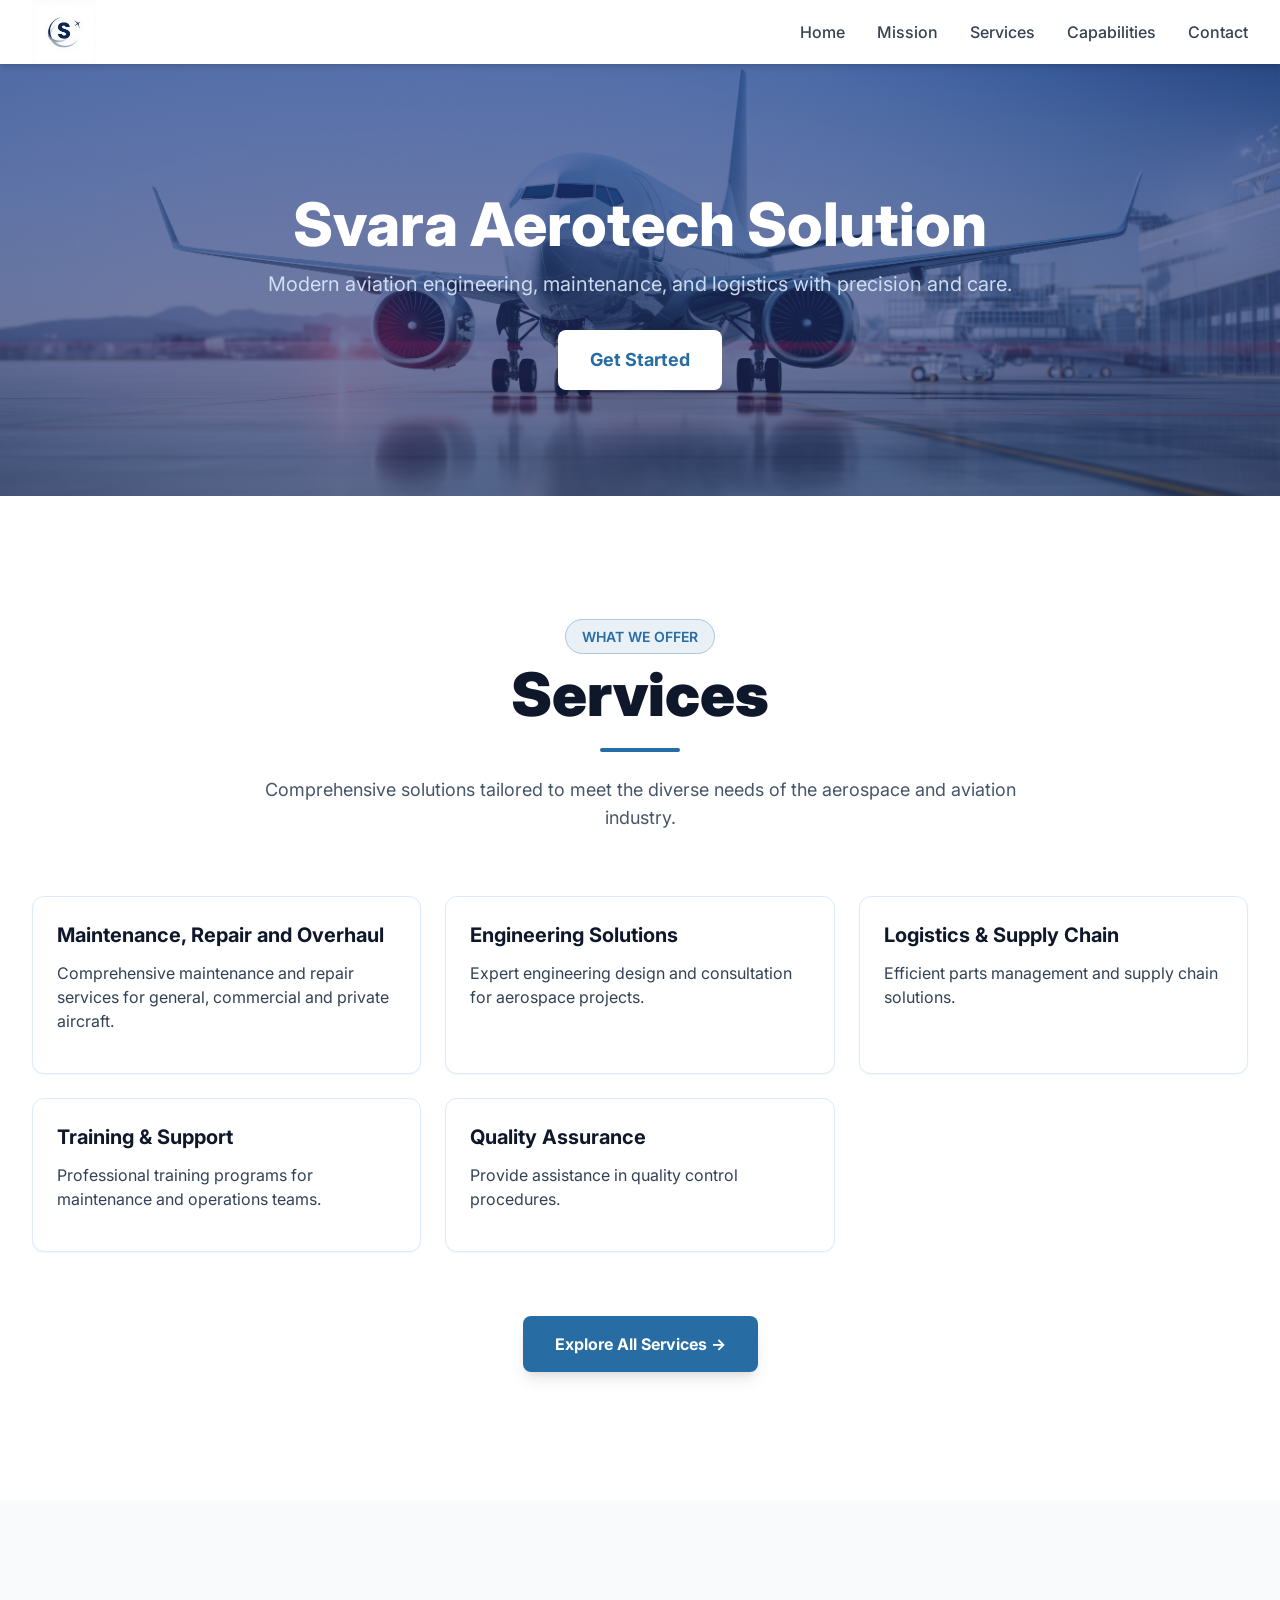
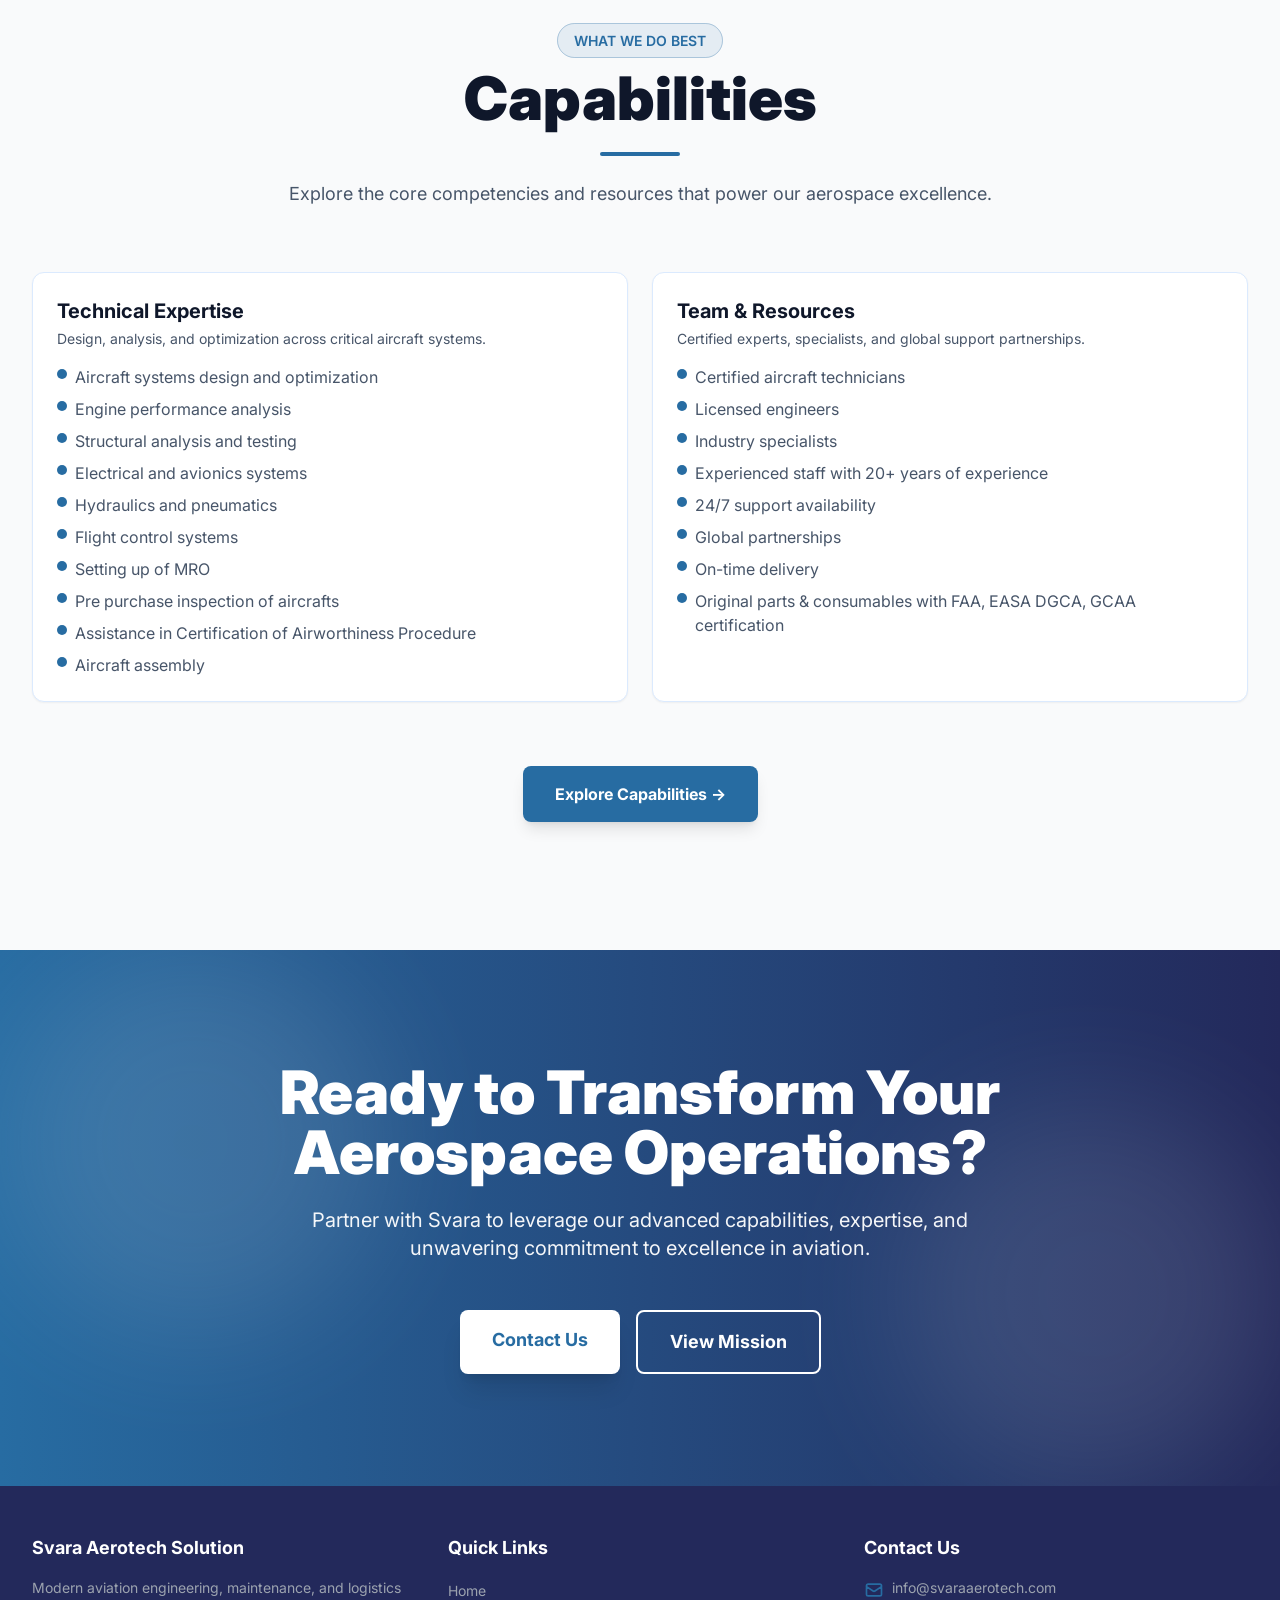
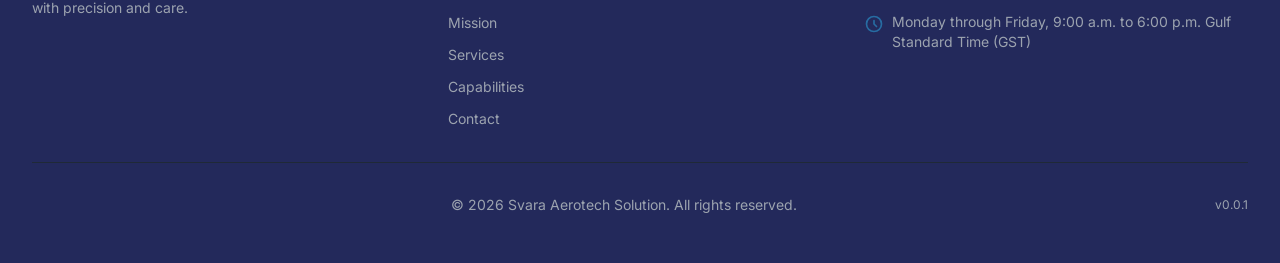
<file: index.html>
<!DOCTYPE html><html lang="en"><head><meta charSet="utf-8"/><meta name="viewport" content="width=device-width"/><meta name="twitter:card" content="summary_large_image"/><meta name="twitter:site" content="@svaraaerotech"/><meta name="twitter:creator" content="@svaraaerotech"/><meta property="og:image" content="https://svaraaerotech.com/og-image.jpg"/><meta property="og:image:alt" content="Svara"/><meta property="og:image:type" content="image/jpeg"/><meta property="og:image:width" content="1200"/><meta property="og:image:height" content="630"/><meta property="og:locale" content="en_US"/><meta property="og:site_name" content="Svara"/><link rel="canonical" href="https://svaraaerotech.com"/><script type="application/ld+json">{"@context":"https://schema.org","@type":"Organization","name":"Svara Aerotech Solution","url":"https://svaraaerotech.com","logo":"https://svaraaerotech.com/svara-logo.png","description":"Modern aviation engineering, maintenance, and logistics with precision and care.","contactPoint":{"@type":"ContactPoint","telephone":"+1-XXX-XXX-XXXX","contactType":"Customer Service","email":"info@svaraaerotech.com"},"sameAs":["https://twitter.com/svaraaerotech"]}</script><title>Home | Svara</title><meta name="robots" content="index,follow"/><meta name="description" content="Svara Aerotech Solution - Leading provider of aerospace engineering, aircraft maintenance, and aviation consulting services with cutting-edge technology and industry expertise."/><meta property="og:title" content="Svara Aerotech Solution - Aviation Excellence"/><meta property="og:description" content="Premier aerospace engineering, aircraft maintenance, and aviation consulting services"/><meta property="og:url" content="https://svaraaerotech.com"/><meta property="og:type" content="website"/><meta name="next-head-count" content="21"/><link rel="preconnect" href="https://fonts.googleapis.com"/><link rel="preconnect" href="https://fonts.gstatic.com" crossorigin="anonymous"/><meta name="mobile-web-app-capable" content="yes"/><meta name="apple-mobile-web-app-capable" content="yes"/><meta name="apple-mobile-web-app-status-bar-style" content="black-translucent"/><meta name="apple-mobile-web-app-title" content="Svara"/><meta http-equiv="X-UA-Compatible" content="IE=edge"/><meta name="referrer" content="strict-origin-when-cross-origin"/><link rel="icon" href="/svara-logo.png"/><link rel="apple-touch-icon" href="/svara-logo.png"/><link rel="preload" href="/_next/static/css/bd0562704e297aa7.css" as="style"/><link rel="stylesheet" href="/_next/static/css/bd0562704e297aa7.css" data-n-g=""/><noscript data-n-css=""></noscript><script defer="" nomodule="" src="/_next/static/chunks/polyfills-42372ed130431b0a.js"></script><script src="/_next/static/chunks/webpack-ee7e63bc15b31913.js" defer=""></script><script src="/_next/static/chunks/framework-64ad27b21261a9ce.js" defer=""></script><script src="/_next/static/chunks/main-b3155a7ba04dc6f8.js" defer=""></script><script src="/_next/static/chunks/pages/_app-e9850dcd9e6dc0ab.js" defer=""></script><script src="/_next/static/chunks/664-d254d21a6fe56bff.js" defer=""></script><script src="/_next/static/chunks/pages/index-b66107ec7330f2d7.js" defer=""></script><script src="/_next/static/wax4MXSS5FsIRwXFvMDh3/_buildManifest.js" defer=""></script><script src="/_next/static/wax4MXSS5FsIRwXFvMDh3/_ssgManifest.js" defer=""></script></head><body><div id="__next"><header class="bg-white shadow-md sticky top-0 z-50"><nav class="max-w-7xl mx-auto px-4 sm:px-6 lg:px-8"><div class="flex justify-between items-center h-16"><div class="flex-shrink-0 flex items-center gap-3"><a class="flex items-center gap-3 hover:opacity-80 transition" href="/"><img src="/svara-logo.png?v=0.0.1" alt="Svara Aerotech Logo" class="h-16 w-16"/></a></div><div class="hidden md:flex space-x-8"><a class="text-gray-700 hover:text-blue-600 font-medium transition" href="/">Home</a><a class="text-gray-700 hover:text-blue-600 font-medium transition" href="/mission">Mission</a><a class="text-gray-700 hover:text-blue-600 font-medium transition" href="/services">Services</a><a class="text-gray-700 hover:text-blue-600 font-medium transition" href="/capabilities">Capabilities</a><a class="text-gray-700 hover:text-blue-600 font-medium transition" href="/contact">Contact</a></div><div class="md:hidden"><button class="inline-flex items-center justify-center p-2 rounded-md text-gray-700 hover:text-blue-600 hover:bg-gray-100 focus:outline-none" aria-expanded="false" aria-label="Toggle menu"><svg class="h-6 w-6" xmlns="http://www.w3.org/2000/svg" fill="none" viewBox="0 0 24 24" stroke="currentColor"><path stroke-linecap="round" stroke-linejoin="round" stroke-width="2" d="M4 6h16M4 12h16M4 18h16"></path></svg></button></div></div></nav></header><main class="bg-white"><section class="relative flex items-center justify-center min-h-[56vh] md:min-h-[48vh] py-16 md:py-24 text-center px-6 bg-gradient-to-b from-blue-900 to-blue-800" aria-label="Welcome to Svara"><div class="absolute inset-0 pointer-events-none"><img src="/airplane-with-wings-engine.jpg" alt="" aria-hidden="true" class="w-full h-full object-cover opacity-8"/><div class="absolute inset-0 bg-gradient-to-b from-blue-900/70 to-blue-800/60"></div></div><div class="relative z-10 max-w-4xl px-4"><h1 class="mt-6 text-4xl sm:text-5xl md:text-6xl font-extrabold text-white leading-tight">Svara Aerotech Solution</h1><p class="mt-4 text-base sm:text-lg md:text-xl text-blue-100/90 max-w-4xl mx-auto">Modern aviation engineering, maintenance, and logistics with precision and care.</p><div class="mt-8"><a class="inline-block bg-white text-blue-600 px-8 py-4 rounded-lg font-bold text-lg hover:bg-blue-50 transition duration-300 shadow-xl hover:shadow-2xl transform hover:scale-105" href="/contact">Get Started</a></div></div></section><section class="py-24 md:py-32 bg-white relative overflow-hidden"><div class="max-w-7xl mx-auto px-4 sm:px-6 lg:px-8"><div class="mb-16 text-center"><div class="inline-block mb-4"><span class="px-4 py-2 bg-blue-500/10 border border-blue-400/30 rounded-full text-blue-700 text-sm font-semibold">WHAT WE OFFER</span></div><h2 class="text-4xl md:text-6xl font-black text-slate-900 mb-6">Services</h2><div class="w-20 h-1 bg-gradient-to-r from-blue-400 to-blue-500 rounded-full mx-auto"></div><p class="text-lg text-slate-600 max-w-3xl mt-6 mx-auto">Comprehensive solutions tailored to meet the diverse needs of the aerospace and aviation industry.</p></div><div class="grid grid-cols-1 md:grid-cols-2 lg:grid-cols-3 gap-6"><div class="relative overflow-hidden rounded-xl border border-blue-100 bg-white shadow-sm hover:shadow-lg hover:border-blue-300 hover:scale-[1.02] transition-all duration-300 p-6"><h3 class="text-xl font-bold text-slate-900 mb-3">Maintenance, Repair and Overhaul</h3><p class="text-slate-700 mb-4">Comprehensive maintenance and repair services for general, commercial and private aircraft.</p></div><div class="relative overflow-hidden rounded-xl border border-blue-100 bg-white shadow-sm hover:shadow-lg hover:border-blue-300 hover:scale-[1.02] transition-all duration-300 p-6"><h3 class="text-xl font-bold text-slate-900 mb-3">Engineering Solutions</h3><p class="text-slate-700 mb-4">Expert engineering design and consultation for aerospace projects.</p></div><div class="relative overflow-hidden rounded-xl border border-blue-100 bg-white shadow-sm hover:shadow-lg hover:border-blue-300 hover:scale-[1.02] transition-all duration-300 p-6"><h3 class="text-xl font-bold text-slate-900 mb-3">Logistics &amp; Supply Chain</h3><p class="text-slate-700 mb-4">Efficient parts management and supply chain solutions.</p></div><div class="relative overflow-hidden rounded-xl border border-blue-100 bg-white shadow-sm hover:shadow-lg hover:border-blue-300 hover:scale-[1.02] transition-all duration-300 p-6"><h3 class="text-xl font-bold text-slate-900 mb-3">Training &amp; Support</h3><p class="text-slate-700 mb-4">Professional training programs for maintenance and operations teams.</p></div><div class="relative overflow-hidden rounded-xl border border-blue-100 bg-white shadow-sm hover:shadow-lg hover:border-blue-300 hover:scale-[1.02] transition-all duration-300 p-6"><h3 class="text-xl font-bold text-slate-900 mb-3">Quality Assurance</h3><p class="text-slate-700 mb-4">Provide assistance in quality control procedures.</p></div></div><div class="text-center mt-16"><a class="inline-flex items-center px-8 py-4 bg-gradient-to-r from-blue-500 to-blue-600 text-white font-bold rounded-lg hover:from-blue-600 hover:to-blue-700 transition duration-300 shadow-lg hover:shadow-blue-500/20" href="/services">Explore All Services →</a></div></div></section><section class="py-24 md:py-32 bg-gray-50 relative overflow-hidden"><div class="max-w-7xl mx-auto px-4 sm:px-6 lg:px-8"><div class="mb-16 text-center"><div class="inline-block mb-4"><span class="px-4 py-2 bg-blue-500/10 border border-blue-400/30 rounded-full text-blue-700 text-sm font-semibold">WHAT WE DO BEST</span></div><h2 class="text-4xl md:text-6xl font-black text-slate-900 mb-6">Capabilities</h2><div class="w-20 h-1 bg-gradient-to-r from-blue-400 to-blue-500 rounded-full mx-auto"></div><p class="text-lg text-slate-600 max-w-3xl mt-6 mx-auto">Explore the core competencies and resources that power our aerospace excellence.</p></div><div class="grid grid-cols-1 md:grid-cols-2 gap-6"><div class="relative overflow-hidden rounded-xl border border-blue-100 bg-white shadow-sm hover:shadow-lg hover:border-blue-300 hover:scale-[1.02] transition-all duration-300 p-6"><div class="flex items-center mb-4"><div><h3 class="text-xl font-bold text-slate-900">Technical Expertise</h3><p class="text-slate-600 text-sm mt-1">Design, analysis, and optimization across critical aircraft systems.</p></div></div><ul class="space-y-2"><li class="flex items-start gap-2 text-slate-600"><span class="mt-1 inline-block w-2.5 h-2.5 bg-blue-600 rounded-full flex-shrink-0"></span><span>Aircraft systems design and optimization</span></li><li class="flex items-start gap-2 text-slate-600"><span class="mt-1 inline-block w-2.5 h-2.5 bg-blue-600 rounded-full flex-shrink-0"></span><span>Engine performance analysis</span></li><li class="flex items-start gap-2 text-slate-600"><span class="mt-1 inline-block w-2.5 h-2.5 bg-blue-600 rounded-full flex-shrink-0"></span><span>Structural analysis and testing</span></li><li class="flex items-start gap-2 text-slate-600"><span class="mt-1 inline-block w-2.5 h-2.5 bg-blue-600 rounded-full flex-shrink-0"></span><span>Electrical and avionics systems</span></li><li class="flex items-start gap-2 text-slate-600"><span class="mt-1 inline-block w-2.5 h-2.5 bg-blue-600 rounded-full flex-shrink-0"></span><span>Hydraulics and pneumatics</span></li><li class="flex items-start gap-2 text-slate-600"><span class="mt-1 inline-block w-2.5 h-2.5 bg-blue-600 rounded-full flex-shrink-0"></span><span>Flight control systems</span></li><li class="flex items-start gap-2 text-slate-600"><span class="mt-1 inline-block w-2.5 h-2.5 bg-blue-600 rounded-full flex-shrink-0"></span><span>Setting up of MRO</span></li><li class="flex items-start gap-2 text-slate-600"><span class="mt-1 inline-block w-2.5 h-2.5 bg-blue-600 rounded-full flex-shrink-0"></span><span>Pre purchase inspection of aircrafts</span></li><li class="flex items-start gap-2 text-slate-600"><span class="mt-1 inline-block w-2.5 h-2.5 bg-blue-600 rounded-full flex-shrink-0"></span><span>Assistance in Certification of Airworthiness Procedure</span></li><li class="flex items-start gap-2 text-slate-600"><span class="mt-1 inline-block w-2.5 h-2.5 bg-blue-600 rounded-full flex-shrink-0"></span><span>Aircraft assembly</span></li></ul></div><div class="relative overflow-hidden rounded-xl border border-blue-100 bg-white shadow-sm hover:shadow-lg hover:border-blue-300 hover:scale-[1.02] transition-all duration-300 p-6"><div class="flex items-center mb-4"><div><h3 class="text-xl font-bold text-slate-900">Team &amp; Resources</h3><p class="text-slate-600 text-sm mt-1">Certified experts, specialists, and global support partnerships.</p></div></div><ul class="space-y-2"><li class="flex items-start gap-2 text-slate-600"><span class="mt-1 inline-block w-2.5 h-2.5 bg-blue-600 rounded-full flex-shrink-0"></span><span>Certified aircraft technicians</span></li><li class="flex items-start gap-2 text-slate-600"><span class="mt-1 inline-block w-2.5 h-2.5 bg-blue-600 rounded-full flex-shrink-0"></span><span>Licensed engineers</span></li><li class="flex items-start gap-2 text-slate-600"><span class="mt-1 inline-block w-2.5 h-2.5 bg-blue-600 rounded-full flex-shrink-0"></span><span>Industry specialists</span></li><li class="flex items-start gap-2 text-slate-600"><span class="mt-1 inline-block w-2.5 h-2.5 bg-blue-600 rounded-full flex-shrink-0"></span><span>Experienced staff with 20+ years of experience</span></li><li class="flex items-start gap-2 text-slate-600"><span class="mt-1 inline-block w-2.5 h-2.5 bg-blue-600 rounded-full flex-shrink-0"></span><span>24/7 support availability</span></li><li class="flex items-start gap-2 text-slate-600"><span class="mt-1 inline-block w-2.5 h-2.5 bg-blue-600 rounded-full flex-shrink-0"></span><span>Global partnerships</span></li><li class="flex items-start gap-2 text-slate-600"><span class="mt-1 inline-block w-2.5 h-2.5 bg-blue-600 rounded-full flex-shrink-0"></span><span>On-time delivery</span></li><li class="flex items-start gap-2 text-slate-600"><span class="mt-1 inline-block w-2.5 h-2.5 bg-blue-600 rounded-full flex-shrink-0"></span><span>Original parts &amp; consumables with FAA, EASA DGCA, GCAA certification</span></li></ul></div></div><div class="text-center mt-16"><a class="inline-flex items-center px-8 py-4 bg-gradient-to-r from-blue-500 to-blue-600 text-white font-bold rounded-lg hover:from-blue-600 hover:to-blue-700 transition duration-300 shadow-lg hover:shadow-blue-500/20" href="/capabilities">Explore Capabilities →</a></div></div></section><section class="py-20 md:py-28 relative overflow-hidden bg-gradient-to-r from-blue-600 to-blue-800"><div class="absolute inset-0 opacity-10"><div class="absolute top-0 left-0 w-96 h-96 bg-white rounded-full blur-3xl"></div><div class="absolute bottom-0 right-0 w-96 h-96 bg-white rounded-full blur-3xl"></div></div><div class="max-w-5xl mx-auto px-4 sm:px-6 lg:px-8 text-center relative z-10"><h2 class="text-4xl md:text-6xl font-black text-white mb-6">Ready to Transform Your Aerospace Operations?</h2><p class="text-lg md:text-xl text-white/95 mb-12 max-w-3xl mx-auto leading-relaxed">Partner with Svara to leverage our advanced capabilities, expertise, and unwavering commitment to excellence in aviation.</p><div class="flex flex-col sm:flex-row gap-4 justify-center"><a class="inline-block bg-white text-blue-600 px-8 py-4 rounded-lg font-bold text-lg hover:bg-gray-50 transition duration-300 shadow-xl" href="/contact">Contact Us</a><a class="inline-block border-2 border-white text-white px-8 py-4 rounded-lg font-bold text-lg hover:bg-white/10 transition duration-300" href="/mission">View Mission</a></div></div></section></main><footer class="bg-blue-800 text-white"><div class="max-w-7xl mx-auto px-4 sm:px-6 lg:px-8 py-12"><div class="grid grid-cols-1 md:grid-cols-3 gap-8 mb-8"><div><h3 class="text-lg font-bold mb-4">Svara Aerotech Solution</h3><p class="text-gray-400 text-sm mb-4">Modern aviation engineering, maintenance, and logistics with precision and care.</p></div><div><h3 class="text-lg font-bold mb-4">Quick Links</h3><ul class="space-y-2"><li><a class="text-gray-400 hover:text-white transition text-sm" href="/">Home</a></li><li><a class="text-gray-400 hover:text-white transition text-sm" href="/mission">Mission</a></li><li><a class="text-gray-400 hover:text-white transition text-sm" href="/services">Services</a></li><li><a class="text-gray-400 hover:text-white transition text-sm" href="/capabilities">Capabilities</a></li><li><a class="text-gray-400 hover:text-white transition text-sm" href="/contact">Contact</a></li></ul></div><div><h3 class="text-lg font-bold mb-4">Contact Us</h3><ul class="space-y-3"><li class="flex items-start gap-2"><svg class="w-5 h-5 text-blue-400 flex-shrink-0 mt-0.5" fill="none" stroke="currentColor" viewBox="0 0 24 24"><path stroke-linecap="round" stroke-linejoin="round" stroke-width="2" d="M3 8l7.89 5.26a2 2 0 002.22 0L21 8M5 19h14a2 2 0 002-2V7a2 2 0 00-2-2H5a2 2 0 00-2 2v10a2 2 0 002 2z"></path></svg><a href="mailto:info@svaraaerotech.com" class="text-gray-400 hover:text-white transition text-sm">info@svaraaerotech.com</a></li><li class="flex items-start gap-2"><svg class="w-5 h-5 text-blue-400 flex-shrink-0 mt-0.5" fill="none" stroke="currentColor" viewBox="0 0 24 24"><path stroke-linecap="round" stroke-linejoin="round" stroke-width="2" d="M12 8v4l3 3m6-3a9 9 0 11-18 0 9 9 0 0118 0z"></path></svg><span class="text-gray-400 text-sm">Monday through Friday, 9:00 a.m. to 6:00 p.m. Gulf Standard Time (GST)</span></li></ul></div></div><div class="border-t border-gray-800 pt-8"><div class="flex flex-col md:flex-row justify-between items-center text-gray-400 text-sm"><div></div> <p>© <!-- -->2026<!-- --> Svara Aerotech Solution. All rights reserved.</p><span class="mt-2 md:mt-0 text-xs">v0.0.1</span></div></div></div></footer></div><script id="__NEXT_DATA__" type="application/json">{"props":{"pageProps":{}},"page":"/","query":{},"buildId":"wax4MXSS5FsIRwXFvMDh3","nextExport":true,"autoExport":true,"isFallback":false,"scriptLoader":[]}</script></body></html>
</file>
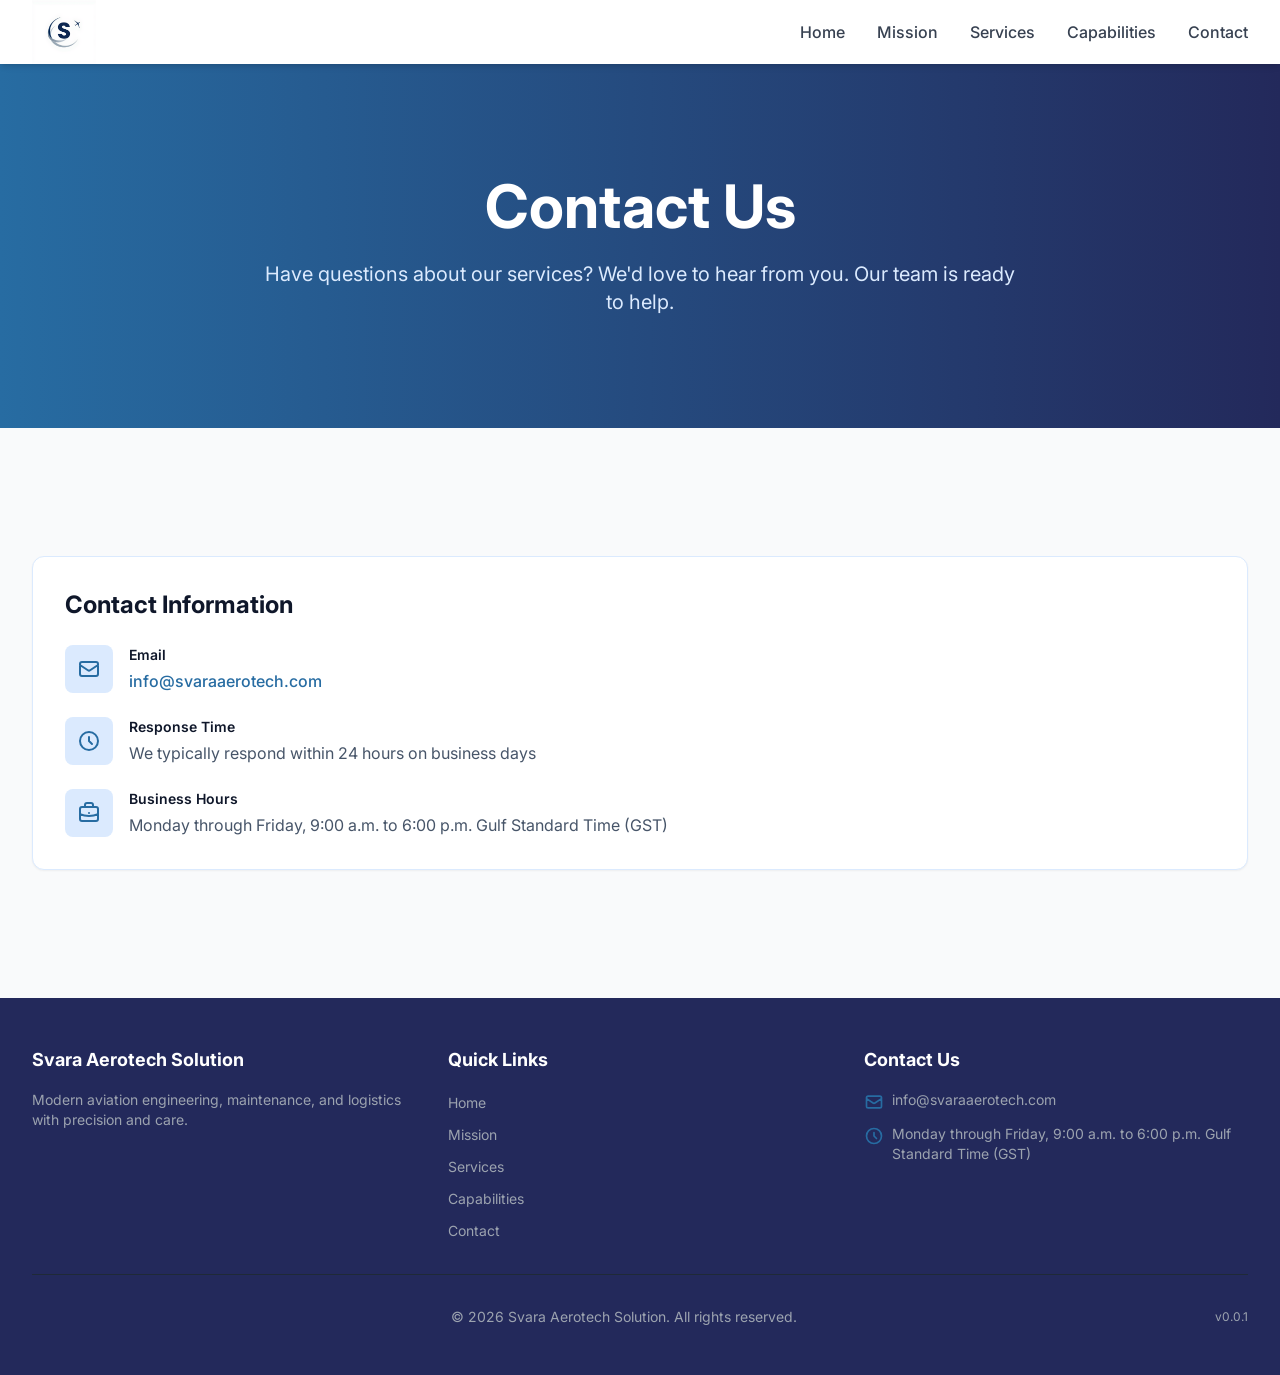
<file: about.html>
<!DOCTYPE html><html lang="en"><head><meta charSet="utf-8"/><meta name="viewport" content="width=device-width"/><meta name="twitter:card" content="summary_large_image"/><meta name="twitter:site" content="@svaraaerotech"/><meta name="twitter:creator" content="@svaraaerotech"/><meta property="og:image" content="https://svaraaerotech.com/og-image.jpg"/><meta property="og:image:alt" content="Svara"/><meta property="og:image:type" content="image/jpeg"/><meta property="og:image:width" content="1200"/><meta property="og:image:height" content="630"/><meta property="og:locale" content="en_US"/><meta property="og:site_name" content="Svara"/><link rel="canonical" href="https://svaraaerotech.com"/><script type="application/ld+json">{"@context":"https://schema.org","@type":"Organization","name":"Svara Aerotech Solution","url":"https://svaraaerotech.com","logo":"https://svaraaerotech.com/svara-logo.png","description":"Modern aviation engineering, maintenance, and logistics with precision and care.","contactPoint":{"@type":"ContactPoint","telephone":"+1-XXX-XXX-XXXX","contactType":"Customer Service","email":"info@svaraaerotech.com"},"sameAs":["https://twitter.com/svaraaerotech"]}</script><title>About Us | Svara</title><meta name="robots" content="index,follow"/><meta name="description" content="Learn more about Svara Aerotech Solution and our commitment to aviation excellence."/><meta property="og:title" content="About Us | Svara"/><meta property="og:description" content="About Svara Aerotech Solution"/><meta property="og:url" content="https://svaraaerotech.com/about"/><meta property="og:type" content="website"/><meta name="next-head-count" content="21"/><link rel="preconnect" href="https://fonts.googleapis.com"/><link rel="preconnect" href="https://fonts.gstatic.com" crossorigin="anonymous"/><meta name="mobile-web-app-capable" content="yes"/><meta name="apple-mobile-web-app-capable" content="yes"/><meta name="apple-mobile-web-app-status-bar-style" content="black-translucent"/><meta name="apple-mobile-web-app-title" content="Svara"/><meta http-equiv="X-UA-Compatible" content="IE=edge"/><meta name="referrer" content="strict-origin-when-cross-origin"/><link rel="icon" href="/svara-logo.png"/><link rel="apple-touch-icon" href="/svara-logo.png"/><link rel="preload" href="/_next/static/css/bd0562704e297aa7.css" as="style"/><link rel="stylesheet" href="/_next/static/css/bd0562704e297aa7.css" data-n-g=""/><noscript data-n-css=""></noscript><script defer="" nomodule="" src="/_next/static/chunks/polyfills-42372ed130431b0a.js"></script><script src="/_next/static/chunks/webpack-ee7e63bc15b31913.js" defer=""></script><script src="/_next/static/chunks/framework-64ad27b21261a9ce.js" defer=""></script><script src="/_next/static/chunks/main-b3155a7ba04dc6f8.js" defer=""></script><script src="/_next/static/chunks/pages/_app-e9850dcd9e6dc0ab.js" defer=""></script><script src="/_next/static/chunks/pages/about-1f6a01578654834e.js" defer=""></script><script src="/_next/static/wax4MXSS5FsIRwXFvMDh3/_buildManifest.js" defer=""></script><script src="/_next/static/wax4MXSS5FsIRwXFvMDh3/_ssgManifest.js" defer=""></script></head><body><div id="__next"></div><script id="__NEXT_DATA__" type="application/json">{"props":{"pageProps":{}},"page":"/about","query":{},"buildId":"wax4MXSS5FsIRwXFvMDh3","nextExport":true,"autoExport":true,"isFallback":false,"scriptLoader":[]}</script></body></html>
</file>
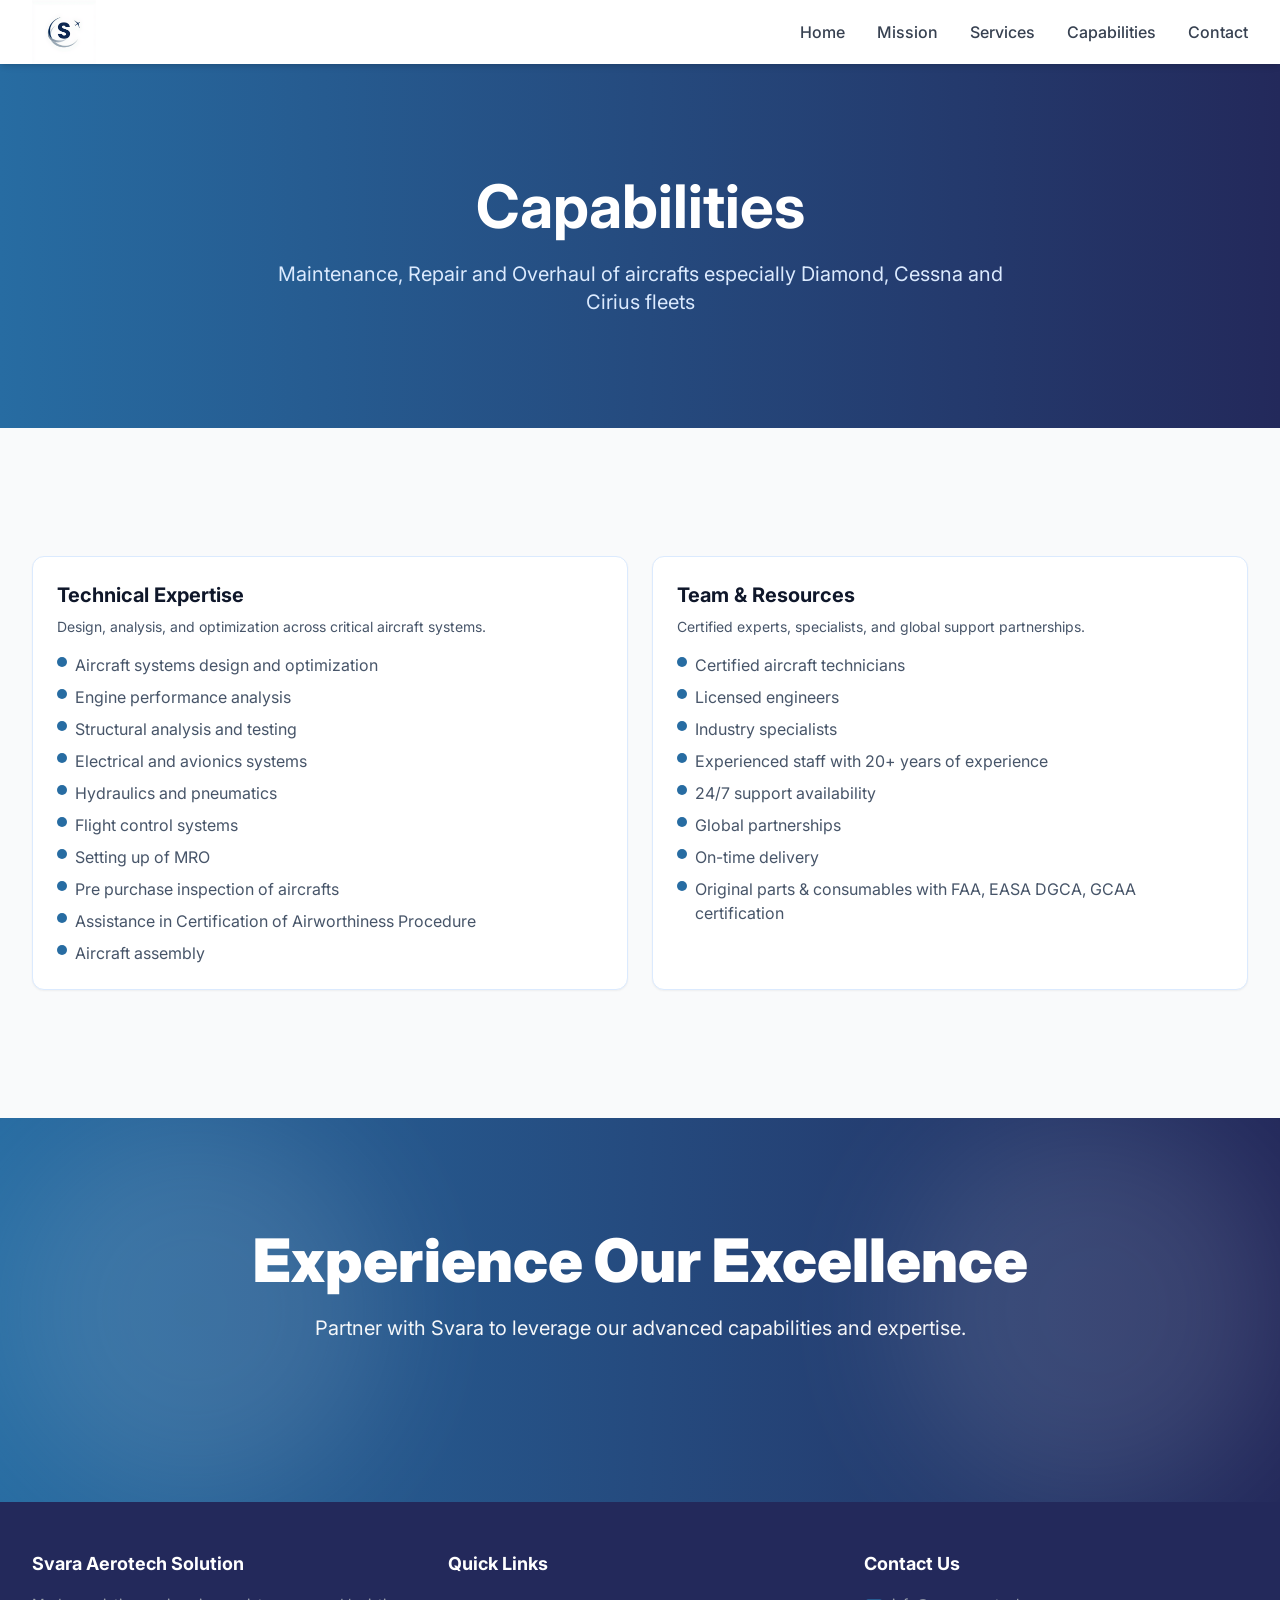
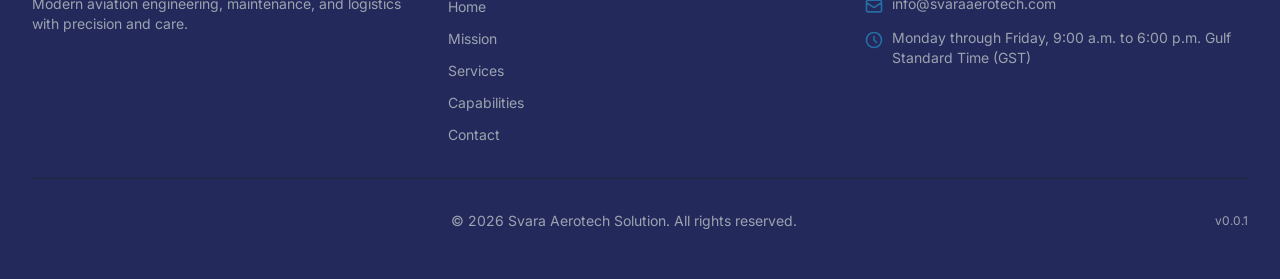
<file: capabilities.html>
<!DOCTYPE html><html lang="en"><head><meta charSet="utf-8"/><meta name="viewport" content="width=device-width"/><meta name="twitter:card" content="summary_large_image"/><meta name="twitter:site" content="@svaraaerotech"/><meta name="twitter:creator" content="@svaraaerotech"/><meta property="og:image" content="https://svaraaerotech.com/og-image.jpg"/><meta property="og:image:alt" content="Svara"/><meta property="og:image:type" content="image/jpeg"/><meta property="og:image:width" content="1200"/><meta property="og:image:height" content="630"/><meta property="og:locale" content="en_US"/><meta property="og:site_name" content="Svara"/><link rel="canonical" href="https://svaraaerotech.com"/><script type="application/ld+json">{"@context":"https://schema.org","@type":"Organization","name":"Svara Aerotech Solution","url":"https://svaraaerotech.com","logo":"https://svaraaerotech.com/svara-logo.png","description":"Modern aviation engineering, maintenance, and logistics with precision and care.","contactPoint":{"@type":"ContactPoint","telephone":"+1-XXX-XXX-XXXX","contactType":"Customer Service","email":"info@svaraaerotech.com"},"sameAs":["https://twitter.com/svaraaerotech"]}</script><title>Capabilities | Svara</title><meta name="robots" content="index,follow"/><meta name="description" content="Discover Svara&#x27;s extensive capabilities in aerospace engineering, maintenance, and aviation services."/><meta property="og:title" content="Capabilities | Svara"/><meta property="og:description" content="Advanced aerospace capabilities and expertise"/><meta property="og:url" content="https://svaraaerotech.com/capabilities"/><meta property="og:type" content="website"/><meta name="next-head-count" content="21"/><link rel="preconnect" href="https://fonts.googleapis.com"/><link rel="preconnect" href="https://fonts.gstatic.com" crossorigin="anonymous"/><meta name="mobile-web-app-capable" content="yes"/><meta name="apple-mobile-web-app-capable" content="yes"/><meta name="apple-mobile-web-app-status-bar-style" content="black-translucent"/><meta name="apple-mobile-web-app-title" content="Svara"/><meta http-equiv="X-UA-Compatible" content="IE=edge"/><meta name="referrer" content="strict-origin-when-cross-origin"/><link rel="icon" href="/svara-logo.png"/><link rel="apple-touch-icon" href="/svara-logo.png"/><link rel="preload" href="/_next/static/css/bd0562704e297aa7.css" as="style"/><link rel="stylesheet" href="/_next/static/css/bd0562704e297aa7.css" data-n-g=""/><noscript data-n-css=""></noscript><script defer="" nomodule="" src="/_next/static/chunks/polyfills-42372ed130431b0a.js"></script><script src="/_next/static/chunks/webpack-ee7e63bc15b31913.js" defer=""></script><script src="/_next/static/chunks/framework-64ad27b21261a9ce.js" defer=""></script><script src="/_next/static/chunks/main-b3155a7ba04dc6f8.js" defer=""></script><script src="/_next/static/chunks/pages/_app-e9850dcd9e6dc0ab.js" defer=""></script><script src="/_next/static/chunks/664-d254d21a6fe56bff.js" defer=""></script><script src="/_next/static/chunks/pages/capabilities-a1a0d64822beef20.js" defer=""></script><script src="/_next/static/wax4MXSS5FsIRwXFvMDh3/_buildManifest.js" defer=""></script><script src="/_next/static/wax4MXSS5FsIRwXFvMDh3/_ssgManifest.js" defer=""></script></head><body><div id="__next"><header class="bg-white shadow-md sticky top-0 z-50"><nav class="max-w-7xl mx-auto px-4 sm:px-6 lg:px-8"><div class="flex justify-between items-center h-16"><div class="flex-shrink-0 flex items-center gap-3"><a class="flex items-center gap-3 hover:opacity-80 transition" href="/"><img src="/svara-logo.png?v=0.0.1" alt="Svara Aerotech Logo" class="h-16 w-16"/></a></div><div class="hidden md:flex space-x-8"><a class="text-gray-700 hover:text-blue-600 font-medium transition" href="/">Home</a><a class="text-gray-700 hover:text-blue-600 font-medium transition" href="/mission">Mission</a><a class="text-gray-700 hover:text-blue-600 font-medium transition" href="/services">Services</a><a class="text-gray-700 hover:text-blue-600 font-medium transition" href="/capabilities">Capabilities</a><a class="text-gray-700 hover:text-blue-600 font-medium transition" href="/contact">Contact</a></div><div class="md:hidden"><button class="inline-flex items-center justify-center p-2 rounded-md text-gray-700 hover:text-blue-600 hover:bg-gray-100 focus:outline-none" aria-expanded="false" aria-label="Toggle menu"><svg class="h-6 w-6" xmlns="http://www.w3.org/2000/svg" fill="none" viewBox="0 0 24 24" stroke="currentColor"><path stroke-linecap="round" stroke-linejoin="round" stroke-width="2" d="M4 6h16M4 12h16M4 18h16"></path></svg></button></div></div></nav></header><main class="bg-white"><section class="bg-gradient-to-r from-blue-600 to-blue-800 text-white py-20 md:py-28"><div class="max-w-7xl mx-auto px-4 sm:px-6 lg:px-8 text-center"><h1 class="text-4xl md:text-6xl font-bold mb-6">Capabilities</h1><p class="text-lg md:text-xl text-blue-100 max-w-3xl mx-auto">Maintenance, Repair and Overhaul of aircrafts especially Diamond, Cessna and Cirius fleets</p></div></section><section class="py-24 md:py-32 bg-gray-50"><div class="max-w-7xl mx-auto px-4 sm:px-6 lg:px-8"><div class="grid grid-cols-1 md:grid-cols-2 gap-6"><div class="relative overflow-hidden rounded-xl border border-blue-100 bg-white shadow-sm hover:shadow-lg hover:border-blue-300 hover:scale-[1.02] transition-all duration-300 p-6"><div class="mb-4"><h3 class="text-xl font-bold text-slate-900 mb-2">Technical Expertise</h3><p class="text-slate-600 text-sm">Design, analysis, and optimization across critical aircraft systems.</p></div><ul class="space-y-2"><li class="flex items-start gap-2 text-slate-600"><span class="mt-1 inline-block w-2.5 h-2.5 bg-blue-600 rounded-full flex-shrink-0"></span><span>Aircraft systems design and optimization</span></li><li class="flex items-start gap-2 text-slate-600"><span class="mt-1 inline-block w-2.5 h-2.5 bg-blue-600 rounded-full flex-shrink-0"></span><span>Engine performance analysis</span></li><li class="flex items-start gap-2 text-slate-600"><span class="mt-1 inline-block w-2.5 h-2.5 bg-blue-600 rounded-full flex-shrink-0"></span><span>Structural analysis and testing</span></li><li class="flex items-start gap-2 text-slate-600"><span class="mt-1 inline-block w-2.5 h-2.5 bg-blue-600 rounded-full flex-shrink-0"></span><span>Electrical and avionics systems</span></li><li class="flex items-start gap-2 text-slate-600"><span class="mt-1 inline-block w-2.5 h-2.5 bg-blue-600 rounded-full flex-shrink-0"></span><span>Hydraulics and pneumatics</span></li><li class="flex items-start gap-2 text-slate-600"><span class="mt-1 inline-block w-2.5 h-2.5 bg-blue-600 rounded-full flex-shrink-0"></span><span>Flight control systems</span></li><li class="flex items-start gap-2 text-slate-600"><span class="mt-1 inline-block w-2.5 h-2.5 bg-blue-600 rounded-full flex-shrink-0"></span><span>Setting up of MRO</span></li><li class="flex items-start gap-2 text-slate-600"><span class="mt-1 inline-block w-2.5 h-2.5 bg-blue-600 rounded-full flex-shrink-0"></span><span>Pre purchase inspection of aircrafts</span></li><li class="flex items-start gap-2 text-slate-600"><span class="mt-1 inline-block w-2.5 h-2.5 bg-blue-600 rounded-full flex-shrink-0"></span><span>Assistance in Certification of Airworthiness Procedure</span></li><li class="flex items-start gap-2 text-slate-600"><span class="mt-1 inline-block w-2.5 h-2.5 bg-blue-600 rounded-full flex-shrink-0"></span><span>Aircraft assembly</span></li></ul></div><div class="relative overflow-hidden rounded-xl border border-blue-100 bg-white shadow-sm hover:shadow-lg hover:border-blue-300 hover:scale-[1.02] transition-all duration-300 p-6"><div class="mb-4"><h3 class="text-xl font-bold text-slate-900 mb-2">Team &amp; Resources</h3><p class="text-slate-600 text-sm">Certified experts, specialists, and global support partnerships.</p></div><ul class="space-y-2"><li class="flex items-start gap-2 text-slate-600"><span class="mt-1 inline-block w-2.5 h-2.5 bg-blue-600 rounded-full flex-shrink-0"></span><span>Certified aircraft technicians</span></li><li class="flex items-start gap-2 text-slate-600"><span class="mt-1 inline-block w-2.5 h-2.5 bg-blue-600 rounded-full flex-shrink-0"></span><span>Licensed engineers</span></li><li class="flex items-start gap-2 text-slate-600"><span class="mt-1 inline-block w-2.5 h-2.5 bg-blue-600 rounded-full flex-shrink-0"></span><span>Industry specialists</span></li><li class="flex items-start gap-2 text-slate-600"><span class="mt-1 inline-block w-2.5 h-2.5 bg-blue-600 rounded-full flex-shrink-0"></span><span>Experienced staff with 20+ years of experience</span></li><li class="flex items-start gap-2 text-slate-600"><span class="mt-1 inline-block w-2.5 h-2.5 bg-blue-600 rounded-full flex-shrink-0"></span><span>24/7 support availability</span></li><li class="flex items-start gap-2 text-slate-600"><span class="mt-1 inline-block w-2.5 h-2.5 bg-blue-600 rounded-full flex-shrink-0"></span><span>Global partnerships</span></li><li class="flex items-start gap-2 text-slate-600"><span class="mt-1 inline-block w-2.5 h-2.5 bg-blue-600 rounded-full flex-shrink-0"></span><span>On-time delivery</span></li><li class="flex items-start gap-2 text-slate-600"><span class="mt-1 inline-block w-2.5 h-2.5 bg-blue-600 rounded-full flex-shrink-0"></span><span>Original parts &amp; consumables with FAA, EASA DGCA, GCAA certification</span></li></ul></div></div></div></section><section class="py-20 md:py-28 relative overflow-hidden bg-gradient-to-r from-blue-600 to-blue-800"><div class="absolute inset-0 opacity-10"><div class="absolute top-0 left-0 w-96 h-96 bg-white rounded-full blur-3xl"></div><div class="absolute bottom-0 right-0 w-96 h-96 bg-white rounded-full blur-3xl"></div></div><div class="max-w-5xl mx-auto px-4 sm:px-6 lg:px-8 text-center relative z-10"><h2 class="text-4xl md:text-6xl font-black text-white mb-6">Experience Our Excellence</h2><p class="text-lg md:text-xl text-white/95 mb-12 max-w-3xl mx-auto leading-relaxed">Partner with Svara to leverage our advanced capabilities and expertise.</p></div></section></main><footer class="bg-blue-800 text-white"><div class="max-w-7xl mx-auto px-4 sm:px-6 lg:px-8 py-12"><div class="grid grid-cols-1 md:grid-cols-3 gap-8 mb-8"><div><h3 class="text-lg font-bold mb-4">Svara Aerotech Solution</h3><p class="text-gray-400 text-sm mb-4">Modern aviation engineering, maintenance, and logistics with precision and care.</p></div><div><h3 class="text-lg font-bold mb-4">Quick Links</h3><ul class="space-y-2"><li><a class="text-gray-400 hover:text-white transition text-sm" href="/">Home</a></li><li><a class="text-gray-400 hover:text-white transition text-sm" href="/mission">Mission</a></li><li><a class="text-gray-400 hover:text-white transition text-sm" href="/services">Services</a></li><li><a class="text-gray-400 hover:text-white transition text-sm" href="/capabilities">Capabilities</a></li><li><a class="text-gray-400 hover:text-white transition text-sm" href="/contact">Contact</a></li></ul></div><div><h3 class="text-lg font-bold mb-4">Contact Us</h3><ul class="space-y-3"><li class="flex items-start gap-2"><svg class="w-5 h-5 text-blue-400 flex-shrink-0 mt-0.5" fill="none" stroke="currentColor" viewBox="0 0 24 24"><path stroke-linecap="round" stroke-linejoin="round" stroke-width="2" d="M3 8l7.89 5.26a2 2 0 002.22 0L21 8M5 19h14a2 2 0 002-2V7a2 2 0 00-2-2H5a2 2 0 00-2 2v10a2 2 0 002 2z"></path></svg><a href="mailto:info@svaraaerotech.com" class="text-gray-400 hover:text-white transition text-sm">info@svaraaerotech.com</a></li><li class="flex items-start gap-2"><svg class="w-5 h-5 text-blue-400 flex-shrink-0 mt-0.5" fill="none" stroke="currentColor" viewBox="0 0 24 24"><path stroke-linecap="round" stroke-linejoin="round" stroke-width="2" d="M12 8v4l3 3m6-3a9 9 0 11-18 0 9 9 0 0118 0z"></path></svg><span class="text-gray-400 text-sm">Monday through Friday, 9:00 a.m. to 6:00 p.m. Gulf Standard Time (GST)</span></li></ul></div></div><div class="border-t border-gray-800 pt-8"><div class="flex flex-col md:flex-row justify-between items-center text-gray-400 text-sm"><div></div> <p>© <!-- -->2026<!-- --> Svara Aerotech Solution. All rights reserved.</p><span class="mt-2 md:mt-0 text-xs">v0.0.1</span></div></div></div></footer></div><script id="__NEXT_DATA__" type="application/json">{"props":{"pageProps":{}},"page":"/capabilities","query":{},"buildId":"wax4MXSS5FsIRwXFvMDh3","nextExport":true,"autoExport":true,"isFallback":false,"scriptLoader":[]}</script></body></html>
</file>
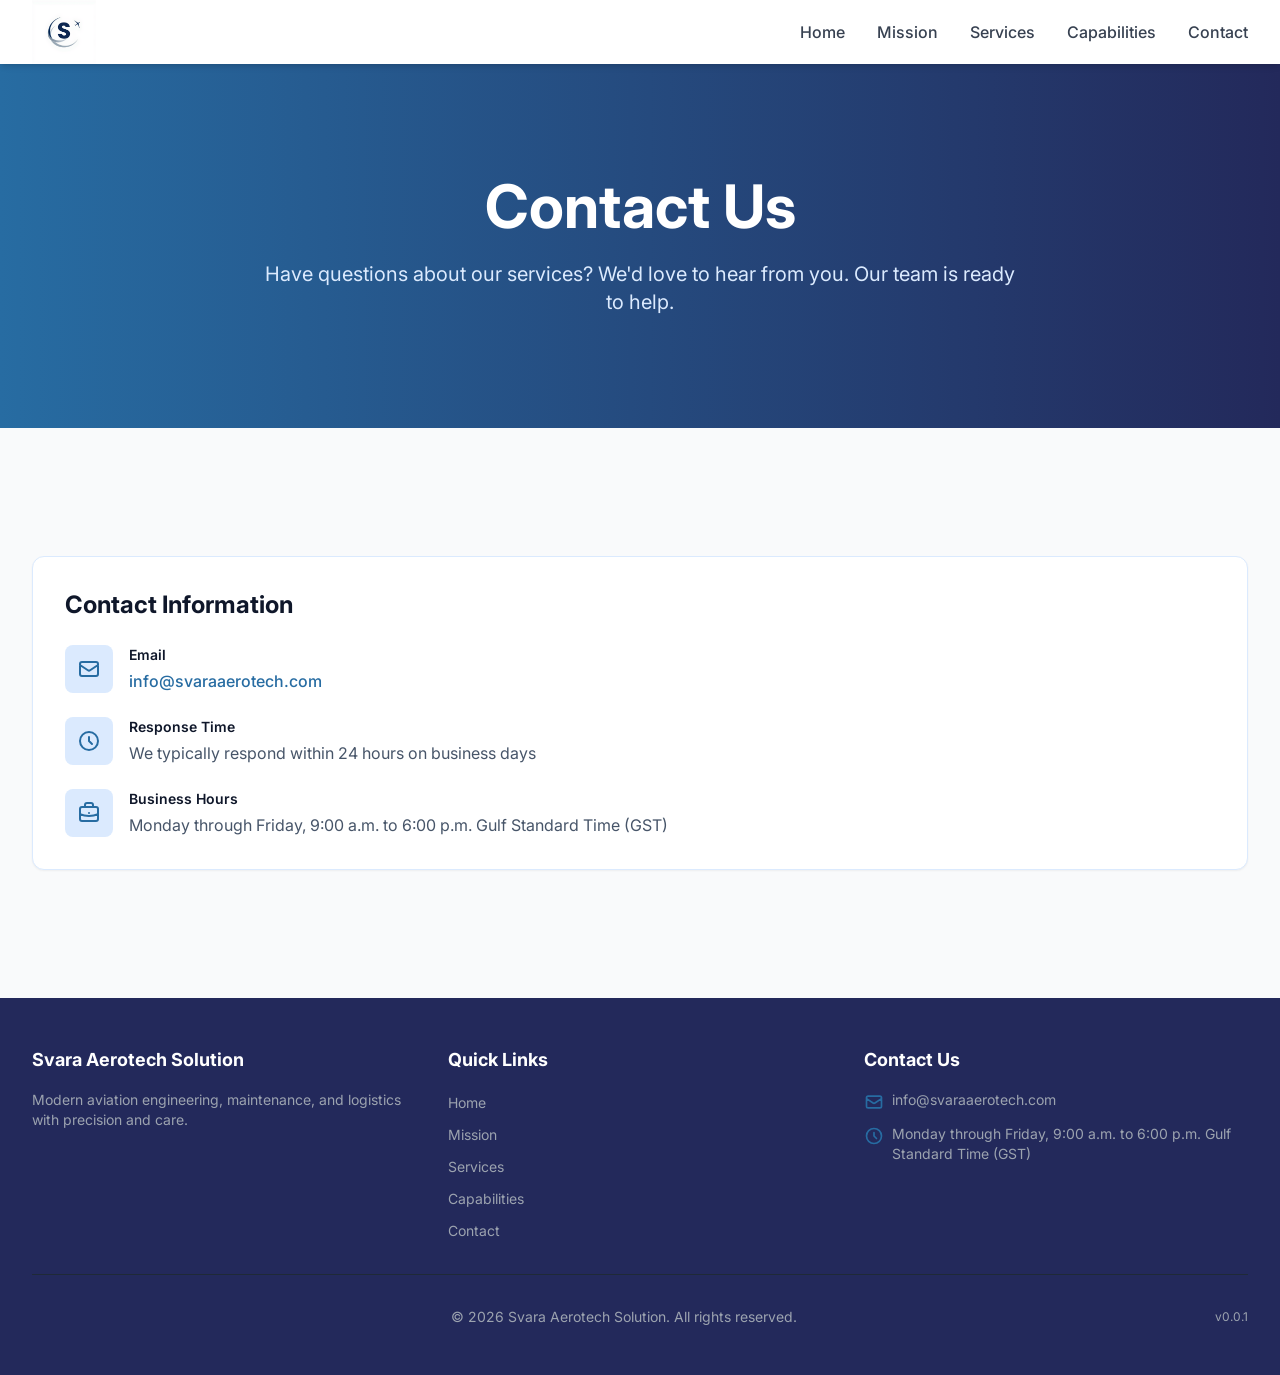
<file: contact.html>
<!DOCTYPE html><html lang="en"><head><meta charSet="utf-8"/><meta name="viewport" content="width=device-width"/><meta name="twitter:card" content="summary_large_image"/><meta name="twitter:site" content="@svaraaerotech"/><meta name="twitter:creator" content="@svaraaerotech"/><meta property="og:image" content="https://svaraaerotech.com/og-image.jpg"/><meta property="og:image:alt" content="Svara"/><meta property="og:image:type" content="image/jpeg"/><meta property="og:image:width" content="1200"/><meta property="og:image:height" content="630"/><meta property="og:locale" content="en_US"/><meta property="og:site_name" content="Svara"/><link rel="canonical" href="https://svaraaerotech.com"/><script type="application/ld+json">{"@context":"https://schema.org","@type":"Organization","name":"Svara Aerotech Solution","url":"https://svaraaerotech.com","logo":"https://svaraaerotech.com/svara-logo.png","description":"Modern aviation engineering, maintenance, and logistics with precision and care.","contactPoint":{"@type":"ContactPoint","telephone":"+1-XXX-XXX-XXXX","contactType":"Customer Service","email":"info@svaraaerotech.com"},"sameAs":["https://twitter.com/svaraaerotech"]}</script><title>Contact Us | Svara</title><meta name="robots" content="index,follow"/><meta name="description" content="Get in touch with Svara Aerotech Solution. We&#x27;re here to help with your aerospace needs."/><meta property="og:title" content="Contact Svara"/><meta property="og:description" content="Get in touch with Svara Aerotech Solution"/><meta property="og:url" content="https://svaraaerotech.com/contact"/><meta property="og:type" content="website"/><meta name="next-head-count" content="21"/><link rel="preconnect" href="https://fonts.googleapis.com"/><link rel="preconnect" href="https://fonts.gstatic.com" crossorigin="anonymous"/><meta name="mobile-web-app-capable" content="yes"/><meta name="apple-mobile-web-app-capable" content="yes"/><meta name="apple-mobile-web-app-status-bar-style" content="black-translucent"/><meta name="apple-mobile-web-app-title" content="Svara"/><meta http-equiv="X-UA-Compatible" content="IE=edge"/><meta name="referrer" content="strict-origin-when-cross-origin"/><link rel="icon" href="/svara-logo.png"/><link rel="apple-touch-icon" href="/svara-logo.png"/><link rel="preload" href="/_next/static/css/bd0562704e297aa7.css" as="style"/><link rel="stylesheet" href="/_next/static/css/bd0562704e297aa7.css" data-n-g=""/><noscript data-n-css=""></noscript><script defer="" nomodule="" src="/_next/static/chunks/polyfills-42372ed130431b0a.js"></script><script src="/_next/static/chunks/webpack-ee7e63bc15b31913.js" defer=""></script><script src="/_next/static/chunks/framework-64ad27b21261a9ce.js" defer=""></script><script src="/_next/static/chunks/main-b3155a7ba04dc6f8.js" defer=""></script><script src="/_next/static/chunks/pages/_app-e9850dcd9e6dc0ab.js" defer=""></script><script src="/_next/static/chunks/664-d254d21a6fe56bff.js" defer=""></script><script src="/_next/static/chunks/pages/contact-7cbb4bf7d802a901.js" defer=""></script><script src="/_next/static/wax4MXSS5FsIRwXFvMDh3/_buildManifest.js" defer=""></script><script src="/_next/static/wax4MXSS5FsIRwXFvMDh3/_ssgManifest.js" defer=""></script></head><body><div id="__next"><header class="bg-white shadow-md sticky top-0 z-50"><nav class="max-w-7xl mx-auto px-4 sm:px-6 lg:px-8"><div class="flex justify-between items-center h-16"><div class="flex-shrink-0 flex items-center gap-3"><a class="flex items-center gap-3 hover:opacity-80 transition" href="/"><img src="/svara-logo.png?v=0.0.1" alt="Svara Aerotech Logo" class="h-16 w-16"/></a></div><div class="hidden md:flex space-x-8"><a class="text-gray-700 hover:text-blue-600 font-medium transition" href="/">Home</a><a class="text-gray-700 hover:text-blue-600 font-medium transition" href="/mission">Mission</a><a class="text-gray-700 hover:text-blue-600 font-medium transition" href="/services">Services</a><a class="text-gray-700 hover:text-blue-600 font-medium transition" href="/capabilities">Capabilities</a><a class="text-gray-700 hover:text-blue-600 font-medium transition" href="/contact">Contact</a></div><div class="md:hidden"><button class="inline-flex items-center justify-center p-2 rounded-md text-gray-700 hover:text-blue-600 hover:bg-gray-100 focus:outline-none" aria-expanded="false" aria-label="Toggle menu"><svg class="h-6 w-6" xmlns="http://www.w3.org/2000/svg" fill="none" viewBox="0 0 24 24" stroke="currentColor"><path stroke-linecap="round" stroke-linejoin="round" stroke-width="2" d="M4 6h16M4 12h16M4 18h16"></path></svg></button></div></div></nav></header><main class="bg-white"><section class="bg-gradient-to-r from-blue-600 to-blue-800 text-white py-20 md:py-28"><div class="max-w-7xl mx-auto px-4 sm:px-6 lg:px-8 text-center"><h1 class="text-4xl md:text-6xl font-bold mb-6">Contact Us</h1><p class="text-lg md:text-xl text-blue-100 max-w-3xl mx-auto">Have questions about our services? We&#x27;d love to hear from you. Our team is ready to help.</p></div></section><section class="py-24 md:py-32 bg-gray-50"><div class="max-w-7xl mx-auto px-4 sm:px-6 lg:px-8"><div class="grid grid-cols-1 lg:grid-cols-2 gap-12"><div class="space-y-8 lg:col-span-2"><div class="bg-white rounded-xl shadow-sm border border-blue-100 p-8"><h2 class="text-2xl font-bold text-slate-900 mb-6">Contact Information</h2><div class="space-y-6"><div class="flex items-start gap-4"><div class="flex-shrink-0 w-12 h-12 bg-blue-100 rounded-lg flex items-center justify-center"><svg class="w-6 h-6 text-blue-600" fill="none" stroke="currentColor" viewBox="0 0 24 24"><path stroke-linecap="round" stroke-linejoin="round" stroke-width="2" d="M3 8l7.89 5.26a2 2 0 002.22 0L21 8M5 19h14a2 2 0 002-2V7a2 2 0 00-2-2H5a2 2 0 00-2 2v10a2 2 0 002 2z"></path></svg></div><div><h3 class="text-sm font-semibold text-slate-900 mb-1">Email</h3><a href="mailto:info@svaraaerotech.com" class="text-blue-600 hover:text-blue-800 font-medium">info@svaraaerotech.com</a></div></div><div class="flex items-start gap-4"><div class="flex-shrink-0 w-12 h-12 bg-blue-100 rounded-lg flex items-center justify-center"><svg class="w-6 h-6 text-blue-600" fill="none" stroke="currentColor" viewBox="0 0 24 24"><path stroke-linecap="round" stroke-linejoin="round" stroke-width="2" d="M12 8v4l3 3m6-3a9 9 0 11-18 0 9 9 0 0118 0z"></path></svg></div><div><h3 class="text-sm font-semibold text-slate-900 mb-1">Response Time</h3><p class="text-slate-600">We typically respond within 24 hours on business days</p></div></div><div class="flex items-start gap-4"><div class="flex-shrink-0 w-12 h-12 bg-blue-100 rounded-lg flex items-center justify-center"><svg class="w-6 h-6 text-blue-600" fill="none" stroke="currentColor" viewBox="0 0 24 24"><path stroke-linecap="round" stroke-linejoin="round" stroke-width="2" d="M21 13.255A23.931 23.931 0 0112 15c-3.183 0-6.22-.62-9-1.745M16 6V4a2 2 0 00-2-2h-4a2 2 0 00-2 2v2m4 6h.01M5 20h14a2 2 0 002-2V8a2 2 0 00-2-2H5a2 2 0 00-2 2v10a2 2 0 002 2z"></path></svg></div><div><h3 class="text-sm font-semibold text-slate-900 mb-1">Business Hours</h3><p class="text-slate-600">Monday through Friday, 9:00 a.m. to 6:00 p.m. Gulf Standard Time (GST)</p></div></div></div></div></div></div></div></section></main><footer class="bg-blue-800 text-white"><div class="max-w-7xl mx-auto px-4 sm:px-6 lg:px-8 py-12"><div class="grid grid-cols-1 md:grid-cols-3 gap-8 mb-8"><div><h3 class="text-lg font-bold mb-4">Svara Aerotech Solution</h3><p class="text-gray-400 text-sm mb-4">Modern aviation engineering, maintenance, and logistics with precision and care.</p></div><div><h3 class="text-lg font-bold mb-4">Quick Links</h3><ul class="space-y-2"><li><a class="text-gray-400 hover:text-white transition text-sm" href="/">Home</a></li><li><a class="text-gray-400 hover:text-white transition text-sm" href="/mission">Mission</a></li><li><a class="text-gray-400 hover:text-white transition text-sm" href="/services">Services</a></li><li><a class="text-gray-400 hover:text-white transition text-sm" href="/capabilities">Capabilities</a></li><li><a class="text-gray-400 hover:text-white transition text-sm" href="/contact">Contact</a></li></ul></div><div><h3 class="text-lg font-bold mb-4">Contact Us</h3><ul class="space-y-3"><li class="flex items-start gap-2"><svg class="w-5 h-5 text-blue-400 flex-shrink-0 mt-0.5" fill="none" stroke="currentColor" viewBox="0 0 24 24"><path stroke-linecap="round" stroke-linejoin="round" stroke-width="2" d="M3 8l7.89 5.26a2 2 0 002.22 0L21 8M5 19h14a2 2 0 002-2V7a2 2 0 00-2-2H5a2 2 0 00-2 2v10a2 2 0 002 2z"></path></svg><a href="mailto:info@svaraaerotech.com" class="text-gray-400 hover:text-white transition text-sm">info@svaraaerotech.com</a></li><li class="flex items-start gap-2"><svg class="w-5 h-5 text-blue-400 flex-shrink-0 mt-0.5" fill="none" stroke="currentColor" viewBox="0 0 24 24"><path stroke-linecap="round" stroke-linejoin="round" stroke-width="2" d="M12 8v4l3 3m6-3a9 9 0 11-18 0 9 9 0 0118 0z"></path></svg><span class="text-gray-400 text-sm">Monday through Friday, 9:00 a.m. to 6:00 p.m. Gulf Standard Time (GST)</span></li></ul></div></div><div class="border-t border-gray-800 pt-8"><div class="flex flex-col md:flex-row justify-between items-center text-gray-400 text-sm"><div></div> <p>© <!-- -->2026<!-- --> Svara Aerotech Solution. All rights reserved.</p><span class="mt-2 md:mt-0 text-xs">v0.0.1</span></div></div></div></footer></div><script id="__NEXT_DATA__" type="application/json">{"props":{"pageProps":{}},"page":"/contact","query":{},"buildId":"wax4MXSS5FsIRwXFvMDh3","nextExport":true,"autoExport":true,"isFallback":false,"scriptLoader":[]}</script></body></html>
</file>
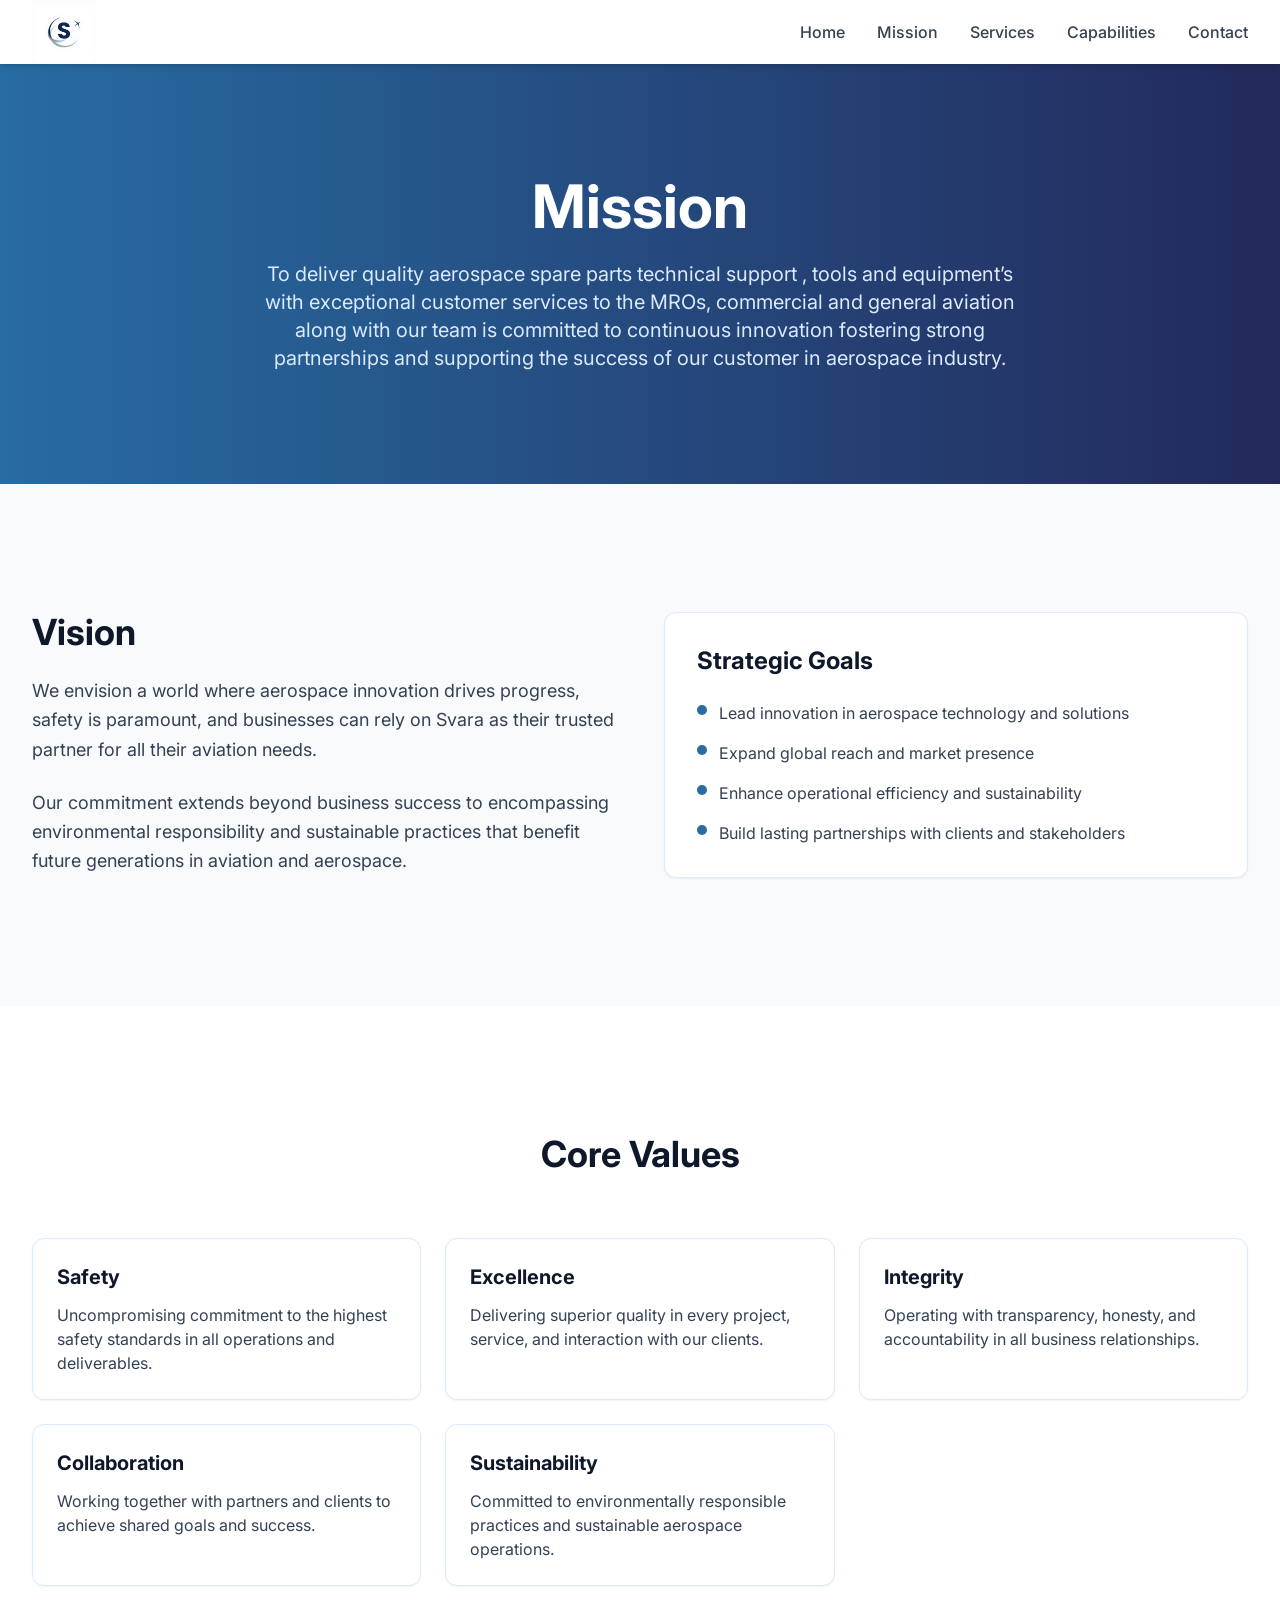
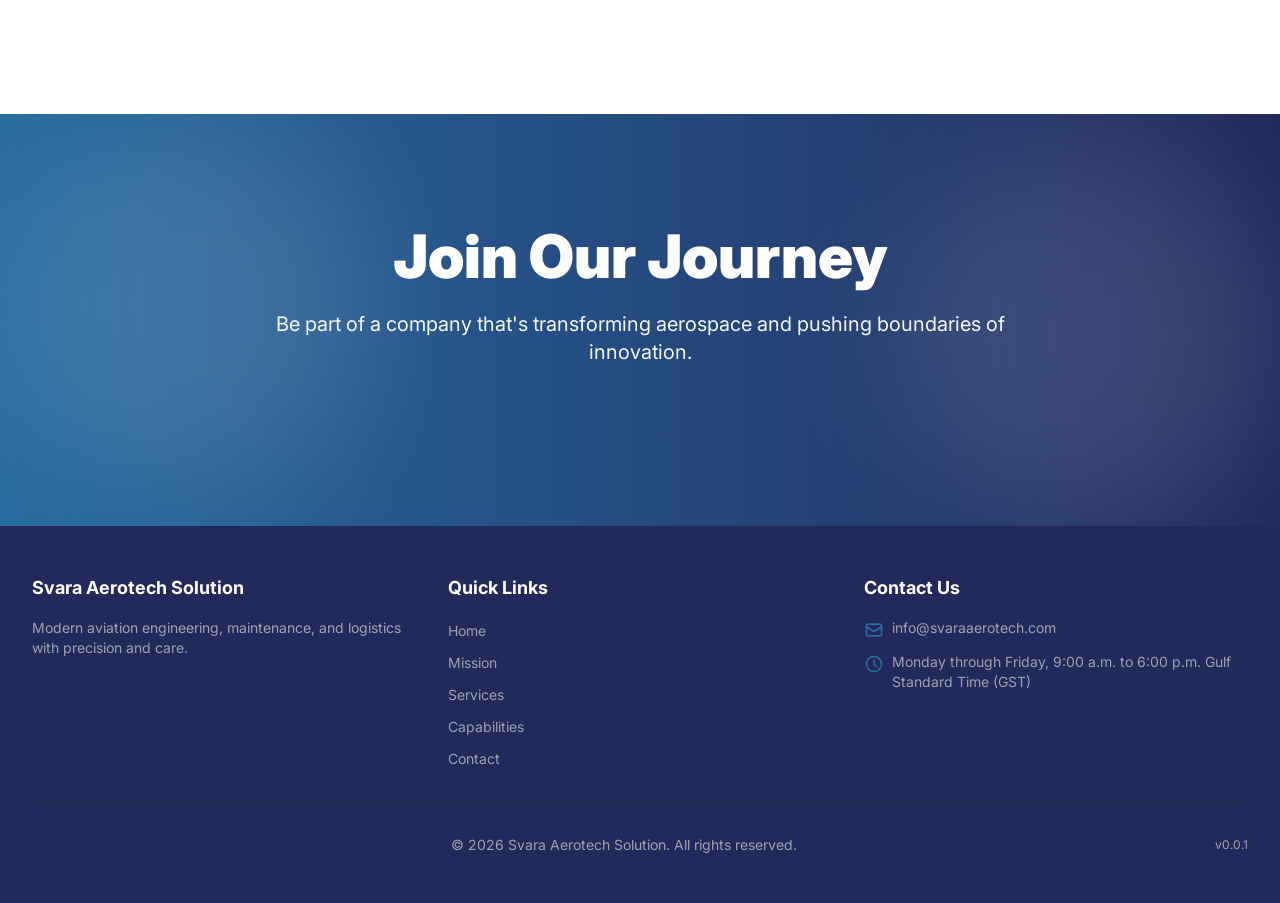
<file: mission.html>
<!DOCTYPE html><html lang="en"><head><meta charSet="utf-8"/><meta name="viewport" content="width=device-width"/><meta name="twitter:card" content="summary_large_image"/><meta name="twitter:site" content="@svaraaerotech"/><meta name="twitter:creator" content="@svaraaerotech"/><meta property="og:image" content="https://svaraaerotech.com/og-image.jpg"/><meta property="og:image:alt" content="Svara"/><meta property="og:image:type" content="image/jpeg"/><meta property="og:image:width" content="1200"/><meta property="og:image:height" content="630"/><meta property="og:locale" content="en_US"/><meta property="og:site_name" content="Svara"/><link rel="canonical" href="https://svaraaerotech.com"/><script type="application/ld+json">{"@context":"https://schema.org","@type":"Organization","name":"Svara Aerotech Solution","url":"https://svaraaerotech.com","logo":"https://svaraaerotech.com/svara-logo.png","description":"Modern aviation engineering, maintenance, and logistics with precision and care.","contactPoint":{"@type":"ContactPoint","telephone":"+1-XXX-XXX-XXXX","contactType":"Customer Service","email":"info@svaraaerotech.com"},"sameAs":["https://twitter.com/svaraaerotech"]}</script><title>Mission | Svara</title><meta name="robots" content="index,follow"/><meta name="description" content="Learn about Svara&#x27;s mission, vision, and core values in aerospace innovation and excellence."/><meta property="og:title" content="Mission | Svara"/><meta property="og:description" content="Svara mission and core values"/><meta property="og:url" content="https://svaraaerotech.com/mission"/><meta property="og:type" content="website"/><meta name="next-head-count" content="21"/><link rel="preconnect" href="https://fonts.googleapis.com"/><link rel="preconnect" href="https://fonts.gstatic.com" crossorigin="anonymous"/><meta name="mobile-web-app-capable" content="yes"/><meta name="apple-mobile-web-app-capable" content="yes"/><meta name="apple-mobile-web-app-status-bar-style" content="black-translucent"/><meta name="apple-mobile-web-app-title" content="Svara"/><meta http-equiv="X-UA-Compatible" content="IE=edge"/><meta name="referrer" content="strict-origin-when-cross-origin"/><link rel="icon" href="/svara-logo.png"/><link rel="apple-touch-icon" href="/svara-logo.png"/><link rel="preload" href="/_next/static/css/bd0562704e297aa7.css" as="style"/><link rel="stylesheet" href="/_next/static/css/bd0562704e297aa7.css" data-n-g=""/><noscript data-n-css=""></noscript><script defer="" nomodule="" src="/_next/static/chunks/polyfills-42372ed130431b0a.js"></script><script src="/_next/static/chunks/webpack-ee7e63bc15b31913.js" defer=""></script><script src="/_next/static/chunks/framework-64ad27b21261a9ce.js" defer=""></script><script src="/_next/static/chunks/main-b3155a7ba04dc6f8.js" defer=""></script><script src="/_next/static/chunks/pages/_app-e9850dcd9e6dc0ab.js" defer=""></script><script src="/_next/static/chunks/664-d254d21a6fe56bff.js" defer=""></script><script src="/_next/static/chunks/pages/mission-53a9e5586777c71e.js" defer=""></script><script src="/_next/static/wax4MXSS5FsIRwXFvMDh3/_buildManifest.js" defer=""></script><script src="/_next/static/wax4MXSS5FsIRwXFvMDh3/_ssgManifest.js" defer=""></script></head><body><div id="__next"><header class="bg-white shadow-md sticky top-0 z-50"><nav class="max-w-7xl mx-auto px-4 sm:px-6 lg:px-8"><div class="flex justify-between items-center h-16"><div class="flex-shrink-0 flex items-center gap-3"><a class="flex items-center gap-3 hover:opacity-80 transition" href="/"><img src="/svara-logo.png?v=0.0.1" alt="Svara Aerotech Logo" class="h-16 w-16"/></a></div><div class="hidden md:flex space-x-8"><a class="text-gray-700 hover:text-blue-600 font-medium transition" href="/">Home</a><a class="text-gray-700 hover:text-blue-600 font-medium transition" href="/mission">Mission</a><a class="text-gray-700 hover:text-blue-600 font-medium transition" href="/services">Services</a><a class="text-gray-700 hover:text-blue-600 font-medium transition" href="/capabilities">Capabilities</a><a class="text-gray-700 hover:text-blue-600 font-medium transition" href="/contact">Contact</a></div><div class="md:hidden"><button class="inline-flex items-center justify-center p-2 rounded-md text-gray-700 hover:text-blue-600 hover:bg-gray-100 focus:outline-none" aria-expanded="false" aria-label="Toggle menu"><svg class="h-6 w-6" xmlns="http://www.w3.org/2000/svg" fill="none" viewBox="0 0 24 24" stroke="currentColor"><path stroke-linecap="round" stroke-linejoin="round" stroke-width="2" d="M4 6h16M4 12h16M4 18h16"></path></svg></button></div></div></nav></header><main class="bg-white"><section class="bg-gradient-to-r from-blue-600 to-blue-800 text-white py-20 md:py-28"><div class="max-w-7xl mx-auto px-4 sm:px-6 lg:px-8 text-center"><h1 class="text-4xl md:text-6xl font-bold mb-6">Mission</h1><p class="text-lg md:text-xl text-blue-100 max-w-3xl mx-auto">To deliver quality aerospace spare parts technical support , tools and equipment’s with exceptional customer services to the MROs, commercial and general aviation along with our team is committed to continuous innovation fostering strong partnerships and supporting the success of our customer in aerospace industry.</p></div></section><section class="py-24 md:py-32 bg-gray-50"><div class="max-w-7xl mx-auto px-4 sm:px-6 lg:px-8"><div class="grid grid-cols-1 md:grid-cols-2 gap-12 items-start"><div><h2 class="text-3xl md:text-4xl font-bold text-slate-900 mb-6">Vision</h2><p class="text-lg text-slate-700 mb-6 last:mb-0 leading-relaxed">We envision a world where aerospace innovation drives progress, safety is paramount, and businesses can rely on Svara as their trusted partner for all their aviation needs.</p><p class="text-lg text-slate-700 mb-6 last:mb-0 leading-relaxed">Our commitment extends beyond business success to encompassing environmental responsibility and sustainable practices that benefit future generations in aviation and aerospace.</p></div><div class="bg-white rounded-xl p-8 border border-blue-100 shadow-sm"><h3 class="text-2xl font-bold text-slate-900 mb-6">Strategic Goals</h3><ul class="space-y-4"><li class="flex items-start gap-3"><span class="mt-1 inline-block w-2.5 h-2.5 bg-blue-600 rounded-full flex-shrink-0"></span><span class="text-slate-700">Lead innovation in aerospace technology and solutions</span></li><li class="flex items-start gap-3"><span class="mt-1 inline-block w-2.5 h-2.5 bg-blue-600 rounded-full flex-shrink-0"></span><span class="text-slate-700">Expand global reach and market presence</span></li><li class="flex items-start gap-3"><span class="mt-1 inline-block w-2.5 h-2.5 bg-blue-600 rounded-full flex-shrink-0"></span><span class="text-slate-700">Enhance operational efficiency and sustainability</span></li><li class="flex items-start gap-3"><span class="mt-1 inline-block w-2.5 h-2.5 bg-blue-600 rounded-full flex-shrink-0"></span><span class="text-slate-700">Build lasting partnerships with clients and stakeholders</span></li></ul></div></div></div></section><section class="bg-white py-24 md:py-32"><div class="max-w-7xl mx-auto px-4 sm:px-6 lg:px-8"><h2 class="text-3xl md:text-4xl font-bold text-center text-slate-900 mb-16">Core Values</h2><div class="grid grid-cols-1 md:grid-cols-2 lg:grid-cols-3 gap-6"><div class="relative overflow-hidden rounded-xl border border-blue-100 bg-white shadow-sm hover:shadow-lg hover:border-blue-300 hover:scale-[1.02] transition-all duration-300 p-6"><h3 class="text-xl font-bold text-slate-900 mb-3">Safety</h3><p class="text-slate-700">Uncompromising commitment to the highest safety standards in all operations and deliverables.</p></div><div class="relative overflow-hidden rounded-xl border border-blue-100 bg-white shadow-sm hover:shadow-lg hover:border-blue-300 hover:scale-[1.02] transition-all duration-300 p-6"><h3 class="text-xl font-bold text-slate-900 mb-3">Excellence</h3><p class="text-slate-700">Delivering superior quality in every project, service, and interaction with our clients.</p></div><div class="relative overflow-hidden rounded-xl border border-blue-100 bg-white shadow-sm hover:shadow-lg hover:border-blue-300 hover:scale-[1.02] transition-all duration-300 p-6"><h3 class="text-xl font-bold text-slate-900 mb-3">Integrity</h3><p class="text-slate-700">Operating with transparency, honesty, and accountability in all business relationships.</p></div><div class="relative overflow-hidden rounded-xl border border-blue-100 bg-white shadow-sm hover:shadow-lg hover:border-blue-300 hover:scale-[1.02] transition-all duration-300 p-6"><h3 class="text-xl font-bold text-slate-900 mb-3">Collaboration</h3><p class="text-slate-700">Working together with partners and clients to achieve shared goals and success.</p></div><div class="relative overflow-hidden rounded-xl border border-blue-100 bg-white shadow-sm hover:shadow-lg hover:border-blue-300 hover:scale-[1.02] transition-all duration-300 p-6"><h3 class="text-xl font-bold text-slate-900 mb-3">Sustainability</h3><p class="text-slate-700">Committed to environmentally responsible practices and sustainable aerospace operations.</p></div></div></div></section><section class="py-20 md:py-28 relative overflow-hidden bg-gradient-to-r from-blue-600 to-blue-800"><div class="absolute inset-0 opacity-10"><div class="absolute top-0 left-0 w-96 h-96 bg-white rounded-full blur-3xl"></div><div class="absolute bottom-0 right-0 w-96 h-96 bg-white rounded-full blur-3xl"></div></div><div class="max-w-5xl mx-auto px-4 sm:px-6 lg:px-8 text-center relative z-10"><h2 class="text-4xl md:text-6xl font-black text-white mb-6">Join Our Journey</h2><p class="text-lg md:text-xl text-white/95 mb-12 max-w-3xl mx-auto leading-relaxed">Be part of a company that&#x27;s transforming aerospace and pushing boundaries of innovation.</p></div></section></main><footer class="bg-blue-800 text-white"><div class="max-w-7xl mx-auto px-4 sm:px-6 lg:px-8 py-12"><div class="grid grid-cols-1 md:grid-cols-3 gap-8 mb-8"><div><h3 class="text-lg font-bold mb-4">Svara Aerotech Solution</h3><p class="text-gray-400 text-sm mb-4">Modern aviation engineering, maintenance, and logistics with precision and care.</p></div><div><h3 class="text-lg font-bold mb-4">Quick Links</h3><ul class="space-y-2"><li><a class="text-gray-400 hover:text-white transition text-sm" href="/">Home</a></li><li><a class="text-gray-400 hover:text-white transition text-sm" href="/mission">Mission</a></li><li><a class="text-gray-400 hover:text-white transition text-sm" href="/services">Services</a></li><li><a class="text-gray-400 hover:text-white transition text-sm" href="/capabilities">Capabilities</a></li><li><a class="text-gray-400 hover:text-white transition text-sm" href="/contact">Contact</a></li></ul></div><div><h3 class="text-lg font-bold mb-4">Contact Us</h3><ul class="space-y-3"><li class="flex items-start gap-2"><svg class="w-5 h-5 text-blue-400 flex-shrink-0 mt-0.5" fill="none" stroke="currentColor" viewBox="0 0 24 24"><path stroke-linecap="round" stroke-linejoin="round" stroke-width="2" d="M3 8l7.89 5.26a2 2 0 002.22 0L21 8M5 19h14a2 2 0 002-2V7a2 2 0 00-2-2H5a2 2 0 00-2 2v10a2 2 0 002 2z"></path></svg><a href="mailto:info@svaraaerotech.com" class="text-gray-400 hover:text-white transition text-sm">info@svaraaerotech.com</a></li><li class="flex items-start gap-2"><svg class="w-5 h-5 text-blue-400 flex-shrink-0 mt-0.5" fill="none" stroke="currentColor" viewBox="0 0 24 24"><path stroke-linecap="round" stroke-linejoin="round" stroke-width="2" d="M12 8v4l3 3m6-3a9 9 0 11-18 0 9 9 0 0118 0z"></path></svg><span class="text-gray-400 text-sm">Monday through Friday, 9:00 a.m. to 6:00 p.m. Gulf Standard Time (GST)</span></li></ul></div></div><div class="border-t border-gray-800 pt-8"><div class="flex flex-col md:flex-row justify-between items-center text-gray-400 text-sm"><div></div> <p>© <!-- -->2026<!-- --> Svara Aerotech Solution. All rights reserved.</p><span class="mt-2 md:mt-0 text-xs">v0.0.1</span></div></div></div></footer></div><script id="__NEXT_DATA__" type="application/json">{"props":{"pageProps":{}},"page":"/mission","query":{},"buildId":"wax4MXSS5FsIRwXFvMDh3","nextExport":true,"autoExport":true,"isFallback":false,"scriptLoader":[]}</script></body></html>
</file>
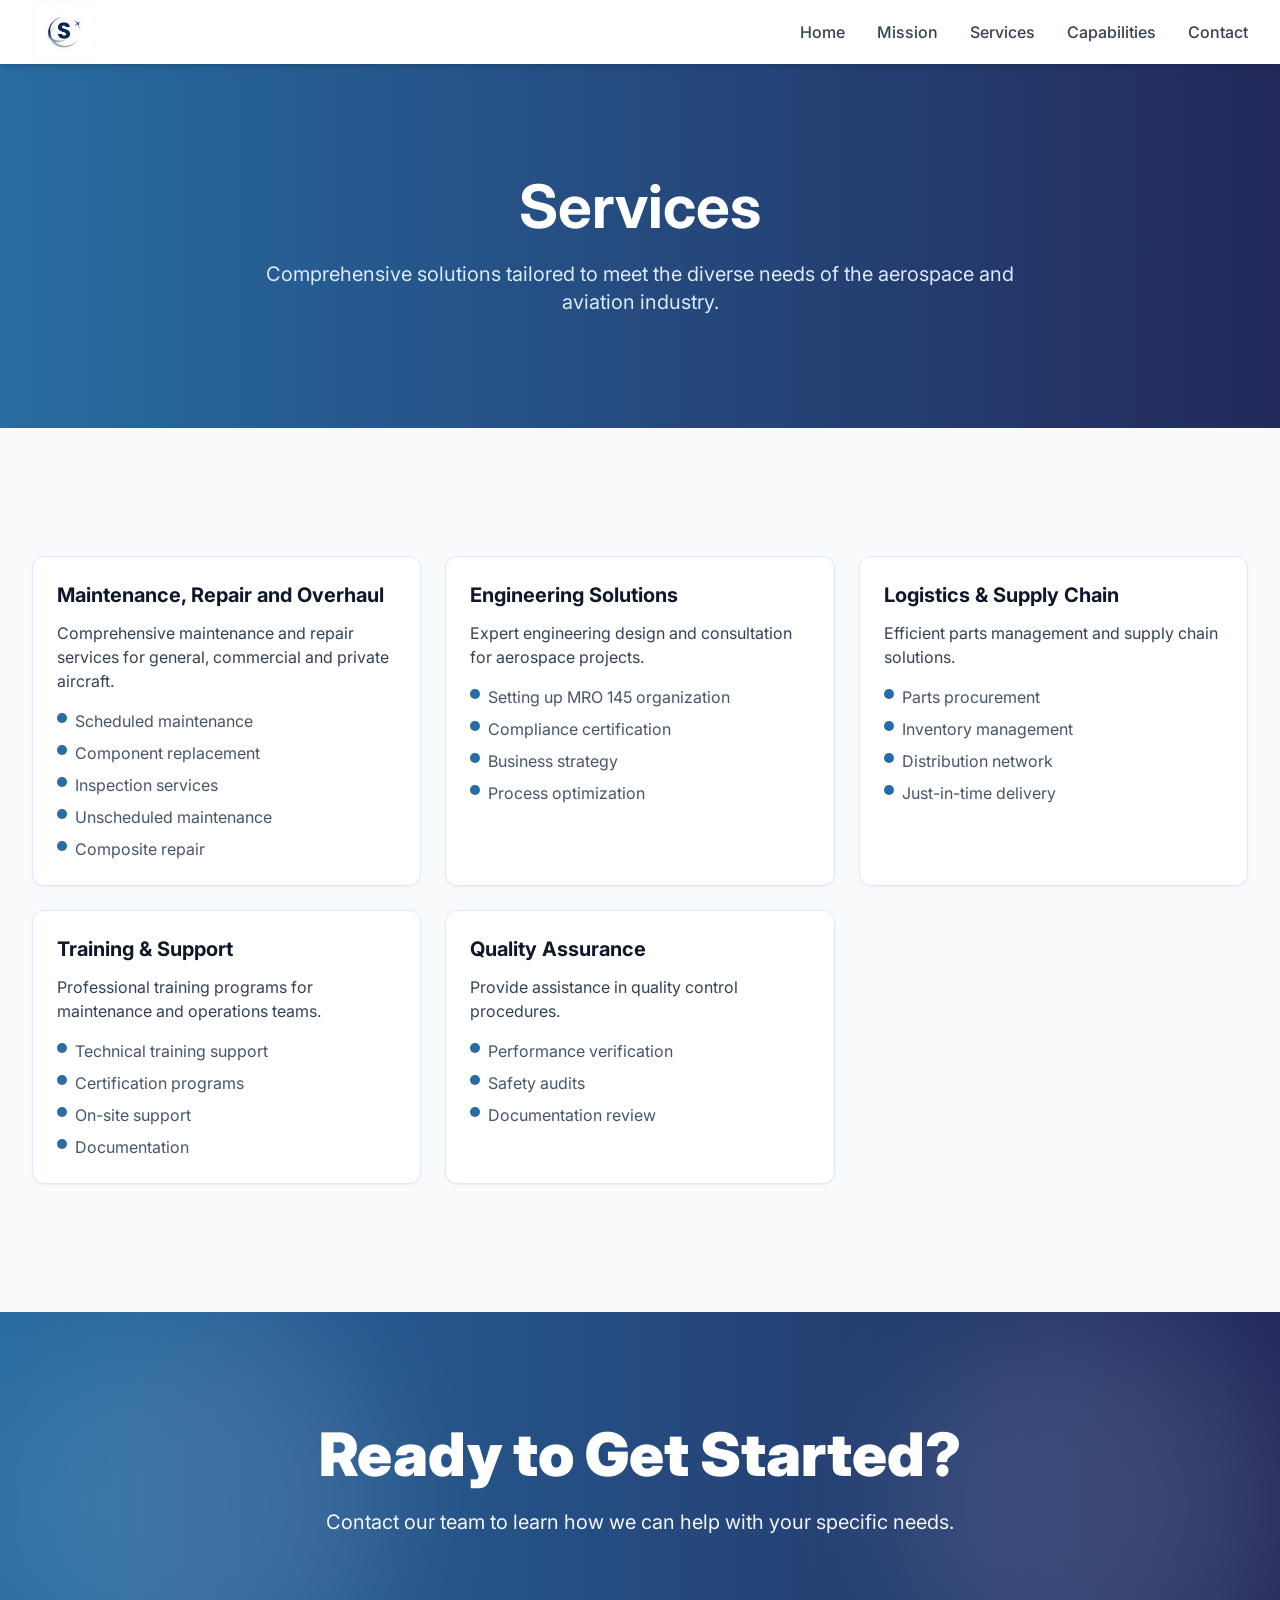
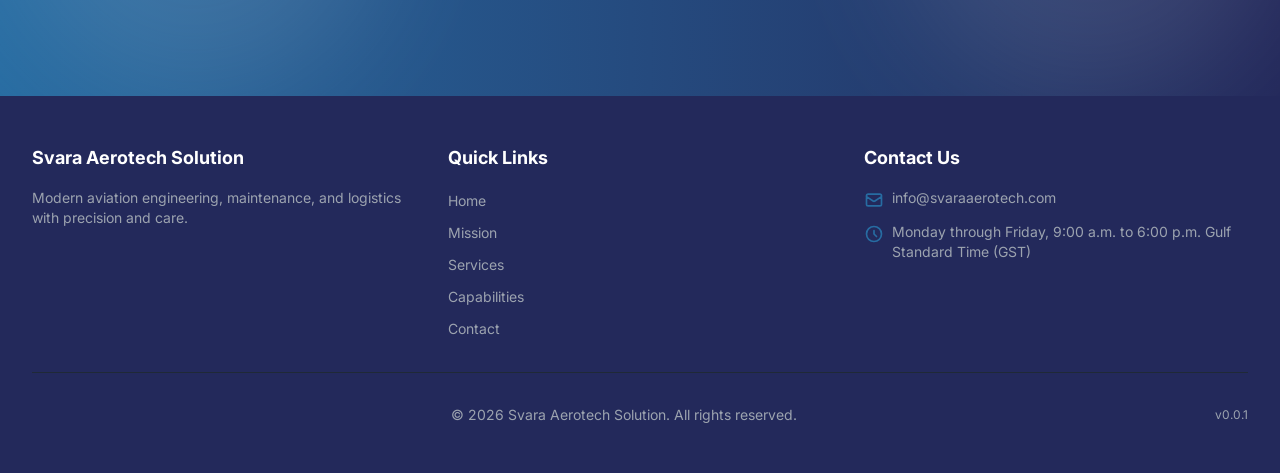
<file: services.html>
<!DOCTYPE html><html lang="en"><head><meta charSet="utf-8"/><meta name="viewport" content="width=device-width"/><meta name="twitter:card" content="summary_large_image"/><meta name="twitter:site" content="@svaraaerotech"/><meta name="twitter:creator" content="@svaraaerotech"/><meta property="og:image" content="https://svaraaerotech.com/og-image.jpg"/><meta property="og:image:alt" content="Svara"/><meta property="og:image:type" content="image/jpeg"/><meta property="og:image:width" content="1200"/><meta property="og:image:height" content="630"/><meta property="og:locale" content="en_US"/><meta property="og:site_name" content="Svara"/><link rel="canonical" href="https://svaraaerotech.com"/><script type="application/ld+json">{"@context":"https://schema.org","@type":"Organization","name":"Svara Aerotech Solution","url":"https://svaraaerotech.com","logo":"https://svaraaerotech.com/svara-logo.png","description":"Modern aviation engineering, maintenance, and logistics with precision and care.","contactPoint":{"@type":"ContactPoint","telephone":"+1-XXX-XXX-XXXX","contactType":"Customer Service","email":"info@svaraaerotech.com"},"sameAs":["https://twitter.com/svaraaerotech"]}</script><title>Services | Svara</title><meta name="robots" content="index,follow"/><meta name="description" content="Explore Svara&#x27;s comprehensive range of aerospace and aviation services including maintenance, engineering, training, and consulting."/><meta property="og:title" content="Services | Svara"/><meta property="og:description" content="Comprehensive aerospace and aviation services"/><meta property="og:url" content="https://svaraaerotech.com/services"/><meta property="og:type" content="website"/><meta name="next-head-count" content="21"/><link rel="preconnect" href="https://fonts.googleapis.com"/><link rel="preconnect" href="https://fonts.gstatic.com" crossorigin="anonymous"/><meta name="mobile-web-app-capable" content="yes"/><meta name="apple-mobile-web-app-capable" content="yes"/><meta name="apple-mobile-web-app-status-bar-style" content="black-translucent"/><meta name="apple-mobile-web-app-title" content="Svara"/><meta http-equiv="X-UA-Compatible" content="IE=edge"/><meta name="referrer" content="strict-origin-when-cross-origin"/><link rel="icon" href="/svara-logo.png"/><link rel="apple-touch-icon" href="/svara-logo.png"/><link rel="preload" href="/_next/static/css/bd0562704e297aa7.css" as="style"/><link rel="stylesheet" href="/_next/static/css/bd0562704e297aa7.css" data-n-g=""/><noscript data-n-css=""></noscript><script defer="" nomodule="" src="/_next/static/chunks/polyfills-42372ed130431b0a.js"></script><script src="/_next/static/chunks/webpack-ee7e63bc15b31913.js" defer=""></script><script src="/_next/static/chunks/framework-64ad27b21261a9ce.js" defer=""></script><script src="/_next/static/chunks/main-b3155a7ba04dc6f8.js" defer=""></script><script src="/_next/static/chunks/pages/_app-e9850dcd9e6dc0ab.js" defer=""></script><script src="/_next/static/chunks/664-d254d21a6fe56bff.js" defer=""></script><script src="/_next/static/chunks/pages/services-bb0bb05ad57e40ad.js" defer=""></script><script src="/_next/static/wax4MXSS5FsIRwXFvMDh3/_buildManifest.js" defer=""></script><script src="/_next/static/wax4MXSS5FsIRwXFvMDh3/_ssgManifest.js" defer=""></script></head><body><div id="__next"><header class="bg-white shadow-md sticky top-0 z-50"><nav class="max-w-7xl mx-auto px-4 sm:px-6 lg:px-8"><div class="flex justify-between items-center h-16"><div class="flex-shrink-0 flex items-center gap-3"><a class="flex items-center gap-3 hover:opacity-80 transition" href="/"><img src="/svara-logo.png?v=0.0.1" alt="Svara Aerotech Logo" class="h-16 w-16"/></a></div><div class="hidden md:flex space-x-8"><a class="text-gray-700 hover:text-blue-600 font-medium transition" href="/">Home</a><a class="text-gray-700 hover:text-blue-600 font-medium transition" href="/mission">Mission</a><a class="text-gray-700 hover:text-blue-600 font-medium transition" href="/services">Services</a><a class="text-gray-700 hover:text-blue-600 font-medium transition" href="/capabilities">Capabilities</a><a class="text-gray-700 hover:text-blue-600 font-medium transition" href="/contact">Contact</a></div><div class="md:hidden"><button class="inline-flex items-center justify-center p-2 rounded-md text-gray-700 hover:text-blue-600 hover:bg-gray-100 focus:outline-none" aria-expanded="false" aria-label="Toggle menu"><svg class="h-6 w-6" xmlns="http://www.w3.org/2000/svg" fill="none" viewBox="0 0 24 24" stroke="currentColor"><path stroke-linecap="round" stroke-linejoin="round" stroke-width="2" d="M4 6h16M4 12h16M4 18h16"></path></svg></button></div></div></nav></header><main class="bg-white"><section class="bg-gradient-to-r from-blue-600 to-blue-800 text-white py-20 md:py-28"><div class="max-w-7xl mx-auto px-4 sm:px-6 lg:px-8 text-center"><h1 class="text-4xl md:text-6xl font-bold mb-6">Services</h1><p class="text-lg md:text-xl text-blue-100 max-w-3xl mx-auto">Comprehensive solutions tailored to meet the diverse needs of the aerospace and aviation industry.</p></div></section><section class="py-24 md:py-32 bg-gray-50"><div class="max-w-7xl mx-auto px-4 sm:px-6 lg:px-8"><div class="grid grid-cols-1 md:grid-cols-2 lg:grid-cols-3 gap-6"><div class="relative overflow-hidden rounded-xl border border-blue-100 bg-white shadow-sm hover:shadow-lg hover:border-blue-300 hover:scale-[1.02] transition-all duration-300 p-6"><h3 class="text-xl font-bold text-slate-900 mb-3">Maintenance, Repair and Overhaul</h3><p class="text-slate-700 mb-4">Comprehensive maintenance and repair services for general, commercial and private aircraft.</p><ul class="space-y-2"><li class="flex items-start gap-2 text-slate-600"><span class="mt-1 inline-block w-2.5 h-2.5 bg-blue-600 rounded-full flex-shrink-0"></span><span>Scheduled maintenance</span></li><li class="flex items-start gap-2 text-slate-600"><span class="mt-1 inline-block w-2.5 h-2.5 bg-blue-600 rounded-full flex-shrink-0"></span><span>Component replacement</span></li><li class="flex items-start gap-2 text-slate-600"><span class="mt-1 inline-block w-2.5 h-2.5 bg-blue-600 rounded-full flex-shrink-0"></span><span>Inspection services</span></li><li class="flex items-start gap-2 text-slate-600"><span class="mt-1 inline-block w-2.5 h-2.5 bg-blue-600 rounded-full flex-shrink-0"></span><span>Unscheduled maintenance</span></li><li class="flex items-start gap-2 text-slate-600"><span class="mt-1 inline-block w-2.5 h-2.5 bg-blue-600 rounded-full flex-shrink-0"></span><span>Composite repair</span></li></ul></div><div class="relative overflow-hidden rounded-xl border border-blue-100 bg-white shadow-sm hover:shadow-lg hover:border-blue-300 hover:scale-[1.02] transition-all duration-300 p-6"><h3 class="text-xl font-bold text-slate-900 mb-3">Engineering Solutions</h3><p class="text-slate-700 mb-4">Expert engineering design and consultation for aerospace projects.</p><ul class="space-y-2"><li class="flex items-start gap-2 text-slate-600"><span class="mt-1 inline-block w-2.5 h-2.5 bg-blue-600 rounded-full flex-shrink-0"></span><span>Setting up MRO 145 organization</span></li><li class="flex items-start gap-2 text-slate-600"><span class="mt-1 inline-block w-2.5 h-2.5 bg-blue-600 rounded-full flex-shrink-0"></span><span>Compliance certification</span></li><li class="flex items-start gap-2 text-slate-600"><span class="mt-1 inline-block w-2.5 h-2.5 bg-blue-600 rounded-full flex-shrink-0"></span><span>Business strategy</span></li><li class="flex items-start gap-2 text-slate-600"><span class="mt-1 inline-block w-2.5 h-2.5 bg-blue-600 rounded-full flex-shrink-0"></span><span>Process optimization</span></li></ul></div><div class="relative overflow-hidden rounded-xl border border-blue-100 bg-white shadow-sm hover:shadow-lg hover:border-blue-300 hover:scale-[1.02] transition-all duration-300 p-6"><h3 class="text-xl font-bold text-slate-900 mb-3">Logistics &amp; Supply Chain</h3><p class="text-slate-700 mb-4">Efficient parts management and supply chain solutions.</p><ul class="space-y-2"><li class="flex items-start gap-2 text-slate-600"><span class="mt-1 inline-block w-2.5 h-2.5 bg-blue-600 rounded-full flex-shrink-0"></span><span>Parts procurement</span></li><li class="flex items-start gap-2 text-slate-600"><span class="mt-1 inline-block w-2.5 h-2.5 bg-blue-600 rounded-full flex-shrink-0"></span><span>Inventory management</span></li><li class="flex items-start gap-2 text-slate-600"><span class="mt-1 inline-block w-2.5 h-2.5 bg-blue-600 rounded-full flex-shrink-0"></span><span>Distribution network</span></li><li class="flex items-start gap-2 text-slate-600"><span class="mt-1 inline-block w-2.5 h-2.5 bg-blue-600 rounded-full flex-shrink-0"></span><span>Just-in-time delivery</span></li></ul></div><div class="relative overflow-hidden rounded-xl border border-blue-100 bg-white shadow-sm hover:shadow-lg hover:border-blue-300 hover:scale-[1.02] transition-all duration-300 p-6"><h3 class="text-xl font-bold text-slate-900 mb-3">Training &amp; Support</h3><p class="text-slate-700 mb-4">Professional training programs for maintenance and operations teams.</p><ul class="space-y-2"><li class="flex items-start gap-2 text-slate-600"><span class="mt-1 inline-block w-2.5 h-2.5 bg-blue-600 rounded-full flex-shrink-0"></span><span>Technical training support</span></li><li class="flex items-start gap-2 text-slate-600"><span class="mt-1 inline-block w-2.5 h-2.5 bg-blue-600 rounded-full flex-shrink-0"></span><span>Certification programs</span></li><li class="flex items-start gap-2 text-slate-600"><span class="mt-1 inline-block w-2.5 h-2.5 bg-blue-600 rounded-full flex-shrink-0"></span><span>On-site support</span></li><li class="flex items-start gap-2 text-slate-600"><span class="mt-1 inline-block w-2.5 h-2.5 bg-blue-600 rounded-full flex-shrink-0"></span><span>Documentation</span></li></ul></div><div class="relative overflow-hidden rounded-xl border border-blue-100 bg-white shadow-sm hover:shadow-lg hover:border-blue-300 hover:scale-[1.02] transition-all duration-300 p-6"><h3 class="text-xl font-bold text-slate-900 mb-3">Quality Assurance</h3><p class="text-slate-700 mb-4">Provide assistance in quality control procedures.</p><ul class="space-y-2"><li class="flex items-start gap-2 text-slate-600"><span class="mt-1 inline-block w-2.5 h-2.5 bg-blue-600 rounded-full flex-shrink-0"></span><span>Performance verification</span></li><li class="flex items-start gap-2 text-slate-600"><span class="mt-1 inline-block w-2.5 h-2.5 bg-blue-600 rounded-full flex-shrink-0"></span><span>Safety audits</span></li><li class="flex items-start gap-2 text-slate-600"><span class="mt-1 inline-block w-2.5 h-2.5 bg-blue-600 rounded-full flex-shrink-0"></span><span>Documentation review</span></li></ul></div></div></div></section><section class="py-20 md:py-28 relative overflow-hidden bg-gradient-to-r from-blue-600 to-blue-800"><div class="absolute inset-0 opacity-10"><div class="absolute top-0 left-0 w-96 h-96 bg-white rounded-full blur-3xl"></div><div class="absolute bottom-0 right-0 w-96 h-96 bg-white rounded-full blur-3xl"></div></div><div class="max-w-5xl mx-auto px-4 sm:px-6 lg:px-8 text-center relative z-10"><h2 class="text-4xl md:text-6xl font-black text-white mb-6">Ready to Get Started?</h2><p class="text-lg md:text-xl text-white/95 mb-12 max-w-3xl mx-auto leading-relaxed">Contact our team to learn how we can help with your specific needs.</p></div></section></main><footer class="bg-blue-800 text-white"><div class="max-w-7xl mx-auto px-4 sm:px-6 lg:px-8 py-12"><div class="grid grid-cols-1 md:grid-cols-3 gap-8 mb-8"><div><h3 class="text-lg font-bold mb-4">Svara Aerotech Solution</h3><p class="text-gray-400 text-sm mb-4">Modern aviation engineering, maintenance, and logistics with precision and care.</p></div><div><h3 class="text-lg font-bold mb-4">Quick Links</h3><ul class="space-y-2"><li><a class="text-gray-400 hover:text-white transition text-sm" href="/">Home</a></li><li><a class="text-gray-400 hover:text-white transition text-sm" href="/mission">Mission</a></li><li><a class="text-gray-400 hover:text-white transition text-sm" href="/services">Services</a></li><li><a class="text-gray-400 hover:text-white transition text-sm" href="/capabilities">Capabilities</a></li><li><a class="text-gray-400 hover:text-white transition text-sm" href="/contact">Contact</a></li></ul></div><div><h3 class="text-lg font-bold mb-4">Contact Us</h3><ul class="space-y-3"><li class="flex items-start gap-2"><svg class="w-5 h-5 text-blue-400 flex-shrink-0 mt-0.5" fill="none" stroke="currentColor" viewBox="0 0 24 24"><path stroke-linecap="round" stroke-linejoin="round" stroke-width="2" d="M3 8l7.89 5.26a2 2 0 002.22 0L21 8M5 19h14a2 2 0 002-2V7a2 2 0 00-2-2H5a2 2 0 00-2 2v10a2 2 0 002 2z"></path></svg><a href="mailto:info@svaraaerotech.com" class="text-gray-400 hover:text-white transition text-sm">info@svaraaerotech.com</a></li><li class="flex items-start gap-2"><svg class="w-5 h-5 text-blue-400 flex-shrink-0 mt-0.5" fill="none" stroke="currentColor" viewBox="0 0 24 24"><path stroke-linecap="round" stroke-linejoin="round" stroke-width="2" d="M12 8v4l3 3m6-3a9 9 0 11-18 0 9 9 0 0118 0z"></path></svg><span class="text-gray-400 text-sm">Monday through Friday, 9:00 a.m. to 6:00 p.m. Gulf Standard Time (GST)</span></li></ul></div></div><div class="border-t border-gray-800 pt-8"><div class="flex flex-col md:flex-row justify-between items-center text-gray-400 text-sm"><div></div> <p>© <!-- -->2026<!-- --> Svara Aerotech Solution. All rights reserved.</p><span class="mt-2 md:mt-0 text-xs">v0.0.1</span></div></div></div></footer></div><script id="__NEXT_DATA__" type="application/json">{"props":{"pageProps":{}},"page":"/services","query":{},"buildId":"wax4MXSS5FsIRwXFvMDh3","nextExport":true,"autoExport":true,"isFallback":false,"scriptLoader":[]}</script></body></html>
</file>
<file: _next/static/css/bd0562704e297aa7.css>
@import url("https://fonts.googleapis.com/css2?family=Inter:wght@400;500;600;700&display=swap");*,:after,:before{--tw-border-spacing-x:0;--tw-border-spacing-y:0;--tw-translate-x:0;--tw-translate-y:0;--tw-rotate:0;--tw-skew-x:0;--tw-skew-y:0;--tw-scale-x:1;--tw-scale-y:1;--tw-pan-x: ;--tw-pan-y: ;--tw-pinch-zoom: ;--tw-scroll-snap-strictness:proximity;--tw-gradient-from-position: ;--tw-gradient-via-position: ;--tw-gradient-to-position: ;--tw-ordinal: ;--tw-slashed-zero: ;--tw-numeric-figure: ;--tw-numeric-spacing: ;--tw-numeric-fraction: ;--tw-ring-inset: ;--tw-ring-offset-width:0px;--tw-ring-offset-color:#fff;--tw-ring-color:rgba(39,108,162,.5);--tw-ring-offset-shadow:0 0 #0000;--tw-ring-shadow:0 0 #0000;--tw-shadow:0 0 #0000;--tw-shadow-colored:0 0 #0000;--tw-blur: ;--tw-brightness: ;--tw-contrast: ;--tw-grayscale: ;--tw-hue-rotate: ;--tw-invert: ;--tw-saturate: ;--tw-sepia: ;--tw-drop-shadow: ;--tw-backdrop-blur: ;--tw-backdrop-brightness: ;--tw-backdrop-contrast: ;--tw-backdrop-grayscale: ;--tw-backdrop-hue-rotate: ;--tw-backdrop-invert: ;--tw-backdrop-opacity: ;--tw-backdrop-saturate: ;--tw-backdrop-sepia: ;--tw-contain-size: ;--tw-contain-layout: ;--tw-contain-paint: ;--tw-contain-style: }::backdrop{--tw-border-spacing-x:0;--tw-border-spacing-y:0;--tw-translate-x:0;--tw-translate-y:0;--tw-rotate:0;--tw-skew-x:0;--tw-skew-y:0;--tw-scale-x:1;--tw-scale-y:1;--tw-pan-x: ;--tw-pan-y: ;--tw-pinch-zoom: ;--tw-scroll-snap-strictness:proximity;--tw-gradient-from-position: ;--tw-gradient-via-position: ;--tw-gradient-to-position: ;--tw-ordinal: ;--tw-slashed-zero: ;--tw-numeric-figure: ;--tw-numeric-spacing: ;--tw-numeric-fraction: ;--tw-ring-inset: ;--tw-ring-offset-width:0px;--tw-ring-offset-color:#fff;--tw-ring-color:rgba(39,108,162,.5);--tw-ring-offset-shadow:0 0 #0000;--tw-ring-shadow:0 0 #0000;--tw-shadow:0 0 #0000;--tw-shadow-colored:0 0 #0000;--tw-blur: ;--tw-brightness: ;--tw-contrast: ;--tw-grayscale: ;--tw-hue-rotate: ;--tw-invert: ;--tw-saturate: ;--tw-sepia: ;--tw-drop-shadow: ;--tw-backdrop-blur: ;--tw-backdrop-brightness: ;--tw-backdrop-contrast: ;--tw-backdrop-grayscale: ;--tw-backdrop-hue-rotate: ;--tw-backdrop-invert: ;--tw-backdrop-opacity: ;--tw-backdrop-saturate: ;--tw-backdrop-sepia: ;--tw-contain-size: ;--tw-contain-layout: ;--tw-contain-paint: ;--tw-contain-style: }

/*
! tailwindcss v3.4.18 | MIT License | https://tailwindcss.com
*/*,:after,:before{box-sizing:border-box;border:0 solid #e5e7eb}:after,:before{--tw-content:""}:host,html{line-height:1.5;-webkit-text-size-adjust:100%;-moz-tab-size:4;-o-tab-size:4;tab-size:4;font-family:ui-sans-serif,system-ui,sans-serif,Apple Color Emoji,Segoe UI Emoji,Segoe UI Symbol,Noto Color Emoji;font-feature-settings:normal;font-variation-settings:normal;-webkit-tap-highlight-color:transparent}body{margin:0;line-height:inherit}hr{height:0;color:inherit;border-top-width:1px}abbr:where([title]){-webkit-text-decoration:underline dotted;text-decoration:underline dotted}h1,h2,h3,h4,h5,h6{font-size:inherit;font-weight:inherit}a{color:inherit;text-decoration:inherit}b,strong{font-weight:bolder}code,kbd,pre,samp{font-family:ui-monospace,SFMono-Regular,Menlo,Monaco,Consolas,Liberation Mono,Courier New,monospace;font-feature-settings:normal;font-variation-settings:normal;font-size:1em}small{font-size:80%}sub,sup{font-size:75%;line-height:0;position:relative;vertical-align:baseline}sub{bottom:-.25em}sup{top:-.5em}table{text-indent:0;border-color:inherit;border-collapse:collapse}button,input,optgroup,select,textarea{font-family:inherit;font-feature-settings:inherit;font-variation-settings:inherit;font-size:100%;font-weight:inherit;line-height:inherit;letter-spacing:inherit;color:inherit;margin:0;padding:0}button,select{text-transform:none}button,input:where([type=button]),input:where([type=reset]),input:where([type=submit]){-webkit-appearance:button;background-color:transparent;background-image:none}:-moz-focusring{outline:auto}:-moz-ui-invalid{box-shadow:none}progress{vertical-align:baseline}::-webkit-inner-spin-button,::-webkit-outer-spin-button{height:auto}[type=search]{-webkit-appearance:textfield;outline-offset:-2px}::-webkit-search-decoration{-webkit-appearance:none}::-webkit-file-upload-button{-webkit-appearance:button;font:inherit}summary{display:list-item}blockquote,dd,dl,figure,h1,h2,h3,h4,h5,h6,hr,p,pre{margin:0}fieldset{margin:0}fieldset,legend{padding:0}menu,ol,ul{list-style:none;margin:0;padding:0}dialog{padding:0}textarea{resize:vertical}input::-moz-placeholder,textarea::-moz-placeholder{opacity:1;color:#9ca3af}input::placeholder,textarea::placeholder{opacity:1;color:#9ca3af}[role=button],button{cursor:pointer}:disabled{cursor:default}audio,canvas,embed,iframe,img,object,svg,video{display:block;vertical-align:middle}img,video{max-width:100%;height:auto}[hidden]:where(:not([hidden=until-found])){display:none}.pointer-events-none{pointer-events:none}.absolute{position:absolute}.relative{position:relative}.sticky{position:sticky}.inset-0{inset:0}.bottom-0{bottom:0}.left-0{left:0}.right-0{right:0}.top-0{top:0}.z-10{z-index:10}.z-50{z-index:50}.mx-auto{margin-left:auto;margin-right:auto}.mb-1{margin-bottom:.25rem}.mb-12{margin-bottom:3rem}.mb-16{margin-bottom:4rem}.mb-2{margin-bottom:.5rem}.mb-3{margin-bottom:.75rem}.mb-4{margin-bottom:1rem}.mb-6{margin-bottom:1.5rem}.mb-8{margin-bottom:2rem}.mt-0\.5{margin-top:.125rem}.mt-1{margin-top:.25rem}.mt-16{margin-top:4rem}.mt-2{margin-top:.5rem}.mt-4{margin-top:1rem}.mt-6{margin-top:1.5rem}.mt-8{margin-top:2rem}.block{display:block}.inline-block{display:inline-block}.flex{display:flex}.inline-flex{display:inline-flex}.grid{display:grid}.hidden{display:none}.h-1{height:.25rem}.h-12{height:3rem}.h-16{height:4rem}.h-2\.5{height:.625rem}.h-5{height:1.25rem}.h-6{height:1.5rem}.h-96{height:24rem}.h-full{height:100%}.min-h-\[56vh\]{min-height:56vh}.w-12{width:3rem}.w-16{width:4rem}.w-2\.5{width:.625rem}.w-20{width:5rem}.w-5{width:1.25rem}.w-6{width:1.5rem}.w-96{width:24rem}.w-full{width:100%}.max-w-3xl{max-width:48rem}.max-w-4xl{max-width:56rem}.max-w-5xl{max-width:64rem}.max-w-7xl{max-width:80rem}.flex-shrink-0{flex-shrink:0}.transform{transform:translate(var(--tw-translate-x),var(--tw-translate-y)) rotate(var(--tw-rotate)) skewX(var(--tw-skew-x)) skewY(var(--tw-skew-y)) scaleX(var(--tw-scale-x)) scaleY(var(--tw-scale-y))}.grid-cols-1{grid-template-columns:repeat(1,minmax(0,1fr))}.flex-col{flex-direction:column}.items-start{align-items:flex-start}.items-center{align-items:center}.justify-center{justify-content:center}.justify-between{justify-content:space-between}.gap-12{gap:3rem}.gap-2{gap:.5rem}.gap-3{gap:.75rem}.gap-4{gap:1rem}.gap-6{gap:1.5rem}.gap-8{gap:2rem}.space-x-8>:not([hidden])~:not([hidden]){--tw-space-x-reverse:0;margin-right:calc(2rem * var(--tw-space-x-reverse));margin-left:calc(2rem * calc(1 - var(--tw-space-x-reverse)))}.space-y-1>:not([hidden])~:not([hidden]){--tw-space-y-reverse:0;margin-top:calc(.25rem * calc(1 - var(--tw-space-y-reverse)));margin-bottom:calc(.25rem * var(--tw-space-y-reverse))}.space-y-2>:not([hidden])~:not([hidden]){--tw-space-y-reverse:0;margin-top:calc(.5rem * calc(1 - var(--tw-space-y-reverse)));margin-bottom:calc(.5rem * var(--tw-space-y-reverse))}.space-y-3>:not([hidden])~:not([hidden]){--tw-space-y-reverse:0;margin-top:calc(.75rem * calc(1 - var(--tw-space-y-reverse)));margin-bottom:calc(.75rem * var(--tw-space-y-reverse))}.space-y-4>:not([hidden])~:not([hidden]){--tw-space-y-reverse:0;margin-top:calc(1rem * calc(1 - var(--tw-space-y-reverse)));margin-bottom:calc(1rem * var(--tw-space-y-reverse))}.space-y-6>:not([hidden])~:not([hidden]){--tw-space-y-reverse:0;margin-top:calc(1.5rem * calc(1 - var(--tw-space-y-reverse)));margin-bottom:calc(1.5rem * var(--tw-space-y-reverse))}.space-y-8>:not([hidden])~:not([hidden]){--tw-space-y-reverse:0;margin-top:calc(2rem * calc(1 - var(--tw-space-y-reverse)));margin-bottom:calc(2rem * var(--tw-space-y-reverse))}.overflow-hidden{overflow:hidden}.rounded-full{border-radius:9999px}.rounded-lg{border-radius:.5rem}.rounded-md{border-radius:.375rem}.rounded-xl{border-radius:.75rem}.border{border-width:1px}.border-2{border-width:2px}.border-t{border-top-width:1px}.border-blue-100{--tw-border-opacity:1;border-color:rgb(219 234 254/var(--tw-border-opacity,1))}.border-blue-400\/30{border-color:rgba(39,108,162,.3)}.border-blue-600{--tw-border-opacity:1;border-color:rgb(39 108 162/var(--tw-border-opacity,1))}.border-gray-800{--tw-border-opacity:1;border-color:rgb(31 41 55/var(--tw-border-opacity,1))}.border-white{--tw-border-opacity:1;border-color:rgb(255 255 255/var(--tw-border-opacity,1))}.bg-blue-100{--tw-bg-opacity:1;background-color:rgb(219 234 254/var(--tw-bg-opacity,1))}.bg-blue-50{--tw-bg-opacity:1;background-color:rgb(239 246 255/var(--tw-bg-opacity,1))}.bg-blue-500\/10{background-color:rgba(39,108,162,.1)}.bg-blue-600{--tw-bg-opacity:1;background-color:rgb(39 108 162/var(--tw-bg-opacity,1))}.bg-blue-800{--tw-bg-opacity:1;background-color:rgb(35 41 91/var(--tw-bg-opacity,1))}.bg-gray-50{--tw-bg-opacity:1;background-color:rgb(249 250 251/var(--tw-bg-opacity,1))}.bg-white{--tw-bg-opacity:1;background-color:rgb(255 255 255/var(--tw-bg-opacity,1))}.bg-gradient-to-b{background-image:linear-gradient(to bottom,var(--tw-gradient-stops))}.bg-gradient-to-r{background-image:linear-gradient(to right,var(--tw-gradient-stops))}.from-blue-400,.from-blue-500,.from-blue-600{--tw-gradient-from:#276ca2 var(--tw-gradient-from-position);--tw-gradient-to:rgba(39,108,162,0) var(--tw-gradient-to-position);--tw-gradient-stops:var(--tw-gradient-from),var(--tw-gradient-to)}.from-blue-900{--tw-gradient-from:#1e3a8a var(--tw-gradient-from-position);--tw-gradient-to:rgba(30,58,138,0) var(--tw-gradient-to-position);--tw-gradient-stops:var(--tw-gradient-from),var(--tw-gradient-to)}.from-blue-900\/70{--tw-gradient-from:rgba(30,58,138,.7) var(--tw-gradient-from-position);--tw-gradient-to:rgba(30,58,138,0) var(--tw-gradient-to-position);--tw-gradient-stops:var(--tw-gradient-from),var(--tw-gradient-to)}.to-blue-500,.to-blue-600{--tw-gradient-to:#276ca2 var(--tw-gradient-to-position)}.to-blue-800{--tw-gradient-to:#23295b var(--tw-gradient-to-position)}.to-blue-800\/60{--tw-gradient-to:rgba(35,41,91,.6) var(--tw-gradient-to-position)}.object-cover{-o-object-fit:cover;object-fit:cover}.p-2{padding:.5rem}.p-6{padding:1.5rem}.p-8{padding:2rem}.px-3{padding-left:.75rem;padding-right:.75rem}.px-4{padding-left:1rem;padding-right:1rem}.px-6{padding-left:1.5rem;padding-right:1.5rem}.px-8{padding-left:2rem;padding-right:2rem}.py-12{padding-top:3rem;padding-bottom:3rem}.py-16{padding-top:4rem;padding-bottom:4rem}.py-2{padding-top:.5rem;padding-bottom:.5rem}.py-20{padding-top:5rem;padding-bottom:5rem}.py-24{padding-top:6rem;padding-bottom:6rem}.py-3{padding-top:.75rem;padding-bottom:.75rem}.py-4{padding-top:1rem}.pb-4,.py-4{padding-bottom:1rem}.pt-8{padding-top:2rem}.text-center{text-align:center}.text-2xl{font-size:1.5rem;line-height:2rem}.text-3xl{font-size:1.875rem;line-height:2.25rem}.text-4xl{font-size:2.25rem;line-height:2.5rem}.text-base{font-size:1rem;line-height:1.5rem}.text-lg{font-size:1.125rem;line-height:1.75rem}.text-sm{font-size:.875rem;line-height:1.25rem}.text-xl{font-size:1.25rem;line-height:1.75rem}.text-xs{font-size:.75rem;line-height:1rem}.font-black{font-weight:900}.font-bold{font-weight:700}.font-extrabold{font-weight:800}.font-medium{font-weight:500}.font-semibold{font-weight:600}.leading-relaxed{line-height:1.625}.leading-tight{line-height:1.25}.text-blue-100{--tw-text-opacity:1;color:rgb(219 234 254/var(--tw-text-opacity,1))}.text-blue-100\/90{color:rgba(219,234,254,.9)}.text-blue-400,.text-blue-600,.text-blue-700{--tw-text-opacity:1;color:rgb(39 108 162/var(--tw-text-opacity,1))}.text-gray-400{--tw-text-opacity:1;color:rgb(156 163 175/var(--tw-text-opacity,1))}.text-gray-700{--tw-text-opacity:1;color:rgb(55 65 81/var(--tw-text-opacity,1))}.text-slate-600{--tw-text-opacity:1;color:rgb(71 85 105/var(--tw-text-opacity,1))}.text-slate-700{--tw-text-opacity:1;color:rgb(51 65 85/var(--tw-text-opacity,1))}.text-slate-900{--tw-text-opacity:1;color:rgb(15 23 42/var(--tw-text-opacity,1))}.text-white{--tw-text-opacity:1;color:rgb(255 255 255/var(--tw-text-opacity,1))}.text-white\/95{color:hsla(0,0%,100%,.95)}.opacity-10{opacity:.1}.shadow-lg{--tw-shadow:0 10px 15px -3px rgba(0,0,0,.1),0 4px 6px -4px rgba(0,0,0,.1);--tw-shadow-colored:0 10px 15px -3px var(--tw-shadow-color),0 4px 6px -4px var(--tw-shadow-color)}.shadow-lg,.shadow-md{box-shadow:var(--tw-ring-offset-shadow,0 0 #0000),var(--tw-ring-shadow,0 0 #0000),var(--tw-shadow)}.shadow-md{--tw-shadow:0 4px 6px -1px rgba(0,0,0,.1),0 2px 4px -2px rgba(0,0,0,.1);--tw-shadow-colored:0 4px 6px -1px var(--tw-shadow-color),0 2px 4px -2px var(--tw-shadow-color)}.shadow-sm{--tw-shadow:0 1px 2px 0 rgba(0,0,0,.05);--tw-shadow-colored:0 1px 2px 0 var(--tw-shadow-color)}.shadow-sm,.shadow-xl{box-shadow:var(--tw-ring-offset-shadow,0 0 #0000),var(--tw-ring-shadow,0 0 #0000),var(--tw-shadow)}.shadow-xl{--tw-shadow:0 20px 25px -5px rgba(0,0,0,.1),0 8px 10px -6px rgba(0,0,0,.1);--tw-shadow-colored:0 20px 25px -5px var(--tw-shadow-color),0 8px 10px -6px var(--tw-shadow-color)}.blur-3xl{--tw-blur:blur(64px);filter:var(--tw-blur) var(--tw-brightness) var(--tw-contrast) var(--tw-grayscale) var(--tw-hue-rotate) var(--tw-invert) var(--tw-saturate) var(--tw-sepia) var(--tw-drop-shadow)}.transition{transition-property:color,background-color,border-color,text-decoration-color,fill,stroke,opacity,box-shadow,transform,filter,backdrop-filter;transition-timing-function:cubic-bezier(.4,0,.2,1);transition-duration:.15s}.transition-all{transition-property:all;transition-timing-function:cubic-bezier(.4,0,.2,1);transition-duration:.15s}.duration-300{transition-duration:.3s}html{scroll-behavior:smooth}body{font-family:ui-sans-serif,system-ui,sans-serif,Apple Color Emoji,Segoe UI Emoji,Segoe UI Symbol,Noto Color Emoji;-webkit-font-smoothing:antialiased;-moz-osx-font-smoothing:grayscale;font-family:Inter,sans-serif}@media (prefers-reduced-motion:reduce){html{scroll-behavior:auto}*,:after,:before{animation-duration:.01ms!important;animation-iteration-count:1!important;transition-duration:.01ms!important}}img{height:auto;max-width:100%}a:focus-visible,button:focus-visible{outline-width:2px;outline-offset:2px;outline-color:#276ca2}.container-max-width{margin-left:auto;margin-right:auto;max-width:80rem;padding-left:1rem;padding-right:1rem}@media (min-width:640px){.container-max-width{padding-left:1.5rem;padding-right:1.5rem}}@media (min-width:1024px){.container-max-width{padding-left:2rem;padding-right:2rem}}body{background:#fff;color:#222}.last\:mb-0:last-child{margin-bottom:0}.hover\:scale-105:hover{--tw-scale-x:1.05;--tw-scale-y:1.05}.hover\:scale-105:hover,.hover\:scale-\[1\.02\]:hover{transform:translate(var(--tw-translate-x),var(--tw-translate-y)) rotate(var(--tw-rotate)) skewX(var(--tw-skew-x)) skewY(var(--tw-skew-y)) scaleX(var(--tw-scale-x)) scaleY(var(--tw-scale-y))}.hover\:scale-\[1\.02\]:hover{--tw-scale-x:1.02;--tw-scale-y:1.02}.hover\:border-blue-300:hover{--tw-border-opacity:1;border-color:rgb(147 197 253/var(--tw-border-opacity,1))}.hover\:bg-blue-50:hover{--tw-bg-opacity:1;background-color:rgb(239 246 255/var(--tw-bg-opacity,1))}.hover\:bg-gray-100:hover{--tw-bg-opacity:1;background-color:rgb(243 244 246/var(--tw-bg-opacity,1))}.hover\:bg-gray-50:hover{--tw-bg-opacity:1;background-color:rgb(249 250 251/var(--tw-bg-opacity,1))}.hover\:bg-white\/10:hover{background-color:hsla(0,0%,100%,.1)}.hover\:from-blue-600:hover{--tw-gradient-from:#276ca2 var(--tw-gradient-from-position);--tw-gradient-to:rgba(39,108,162,0) var(--tw-gradient-to-position);--tw-gradient-stops:var(--tw-gradient-from),var(--tw-gradient-to)}.hover\:to-blue-700:hover{--tw-gradient-to:#276ca2 var(--tw-gradient-to-position)}.hover\:text-blue-600:hover{--tw-text-opacity:1;color:rgb(39 108 162/var(--tw-text-opacity,1))}.hover\:text-blue-800:hover{--tw-text-opacity:1;color:rgb(35 41 91/var(--tw-text-opacity,1))}.hover\:text-white:hover{--tw-text-opacity:1;color:rgb(255 255 255/var(--tw-text-opacity,1))}.hover\:opacity-80:hover{opacity:.8}.hover\:shadow-2xl:hover{--tw-shadow:0 25px 50px -12px rgba(0,0,0,.25);--tw-shadow-colored:0 25px 50px -12px var(--tw-shadow-color)}.hover\:shadow-2xl:hover,.hover\:shadow-lg:hover{box-shadow:var(--tw-ring-offset-shadow,0 0 #0000),var(--tw-ring-shadow,0 0 #0000),var(--tw-shadow)}.hover\:shadow-lg:hover{--tw-shadow:0 10px 15px -3px rgba(0,0,0,.1),0 4px 6px -4px rgba(0,0,0,.1);--tw-shadow-colored:0 10px 15px -3px var(--tw-shadow-color),0 4px 6px -4px var(--tw-shadow-color)}.hover\:shadow-blue-500\/20:hover{--tw-shadow-color:rgba(39,108,162,.2);--tw-shadow:var(--tw-shadow-colored)}.focus\:outline-none:focus{outline:2px solid transparent;outline-offset:2px}@media (min-width:640px){.sm\:w-auto{width:auto}.sm\:min-w-\[180px\]{min-width:180px}.sm\:flex-row{flex-direction:row}.sm\:items-center{align-items:center}.sm\:justify-center{justify-content:center}.sm\:px-6{padding-left:1.5rem;padding-right:1.5rem}.sm\:text-5xl{font-size:3rem;line-height:1}.sm\:text-lg{font-size:1.125rem;line-height:1.75rem}}@media (min-width:768px){.md\:mt-0{margin-top:0}.md\:flex{display:flex}.md\:hidden{display:none}.md\:min-h-\[48vh\]{min-height:48vh}.md\:grid-cols-2{grid-template-columns:repeat(2,minmax(0,1fr))}.md\:grid-cols-3{grid-template-columns:repeat(3,minmax(0,1fr))}.md\:flex-row{flex-direction:row}.md\:py-24{padding-top:6rem;padding-bottom:6rem}.md\:py-28{padding-top:7rem;padding-bottom:7rem}.md\:py-32{padding-top:8rem;padding-bottom:8rem}.md\:text-4xl{font-size:2.25rem;line-height:2.5rem}.md\:text-6xl{font-size:3.75rem;line-height:1}.md\:text-xl{font-size:1.25rem;line-height:1.75rem}}@media (min-width:1024px){.lg\:col-span-2{grid-column:span 2/span 2}.lg\:grid-cols-2{grid-template-columns:repeat(2,minmax(0,1fr))}.lg\:grid-cols-3{grid-template-columns:repeat(3,minmax(0,1fr))}.lg\:px-8{padding-left:2rem;padding-right:2rem}}
</file>
